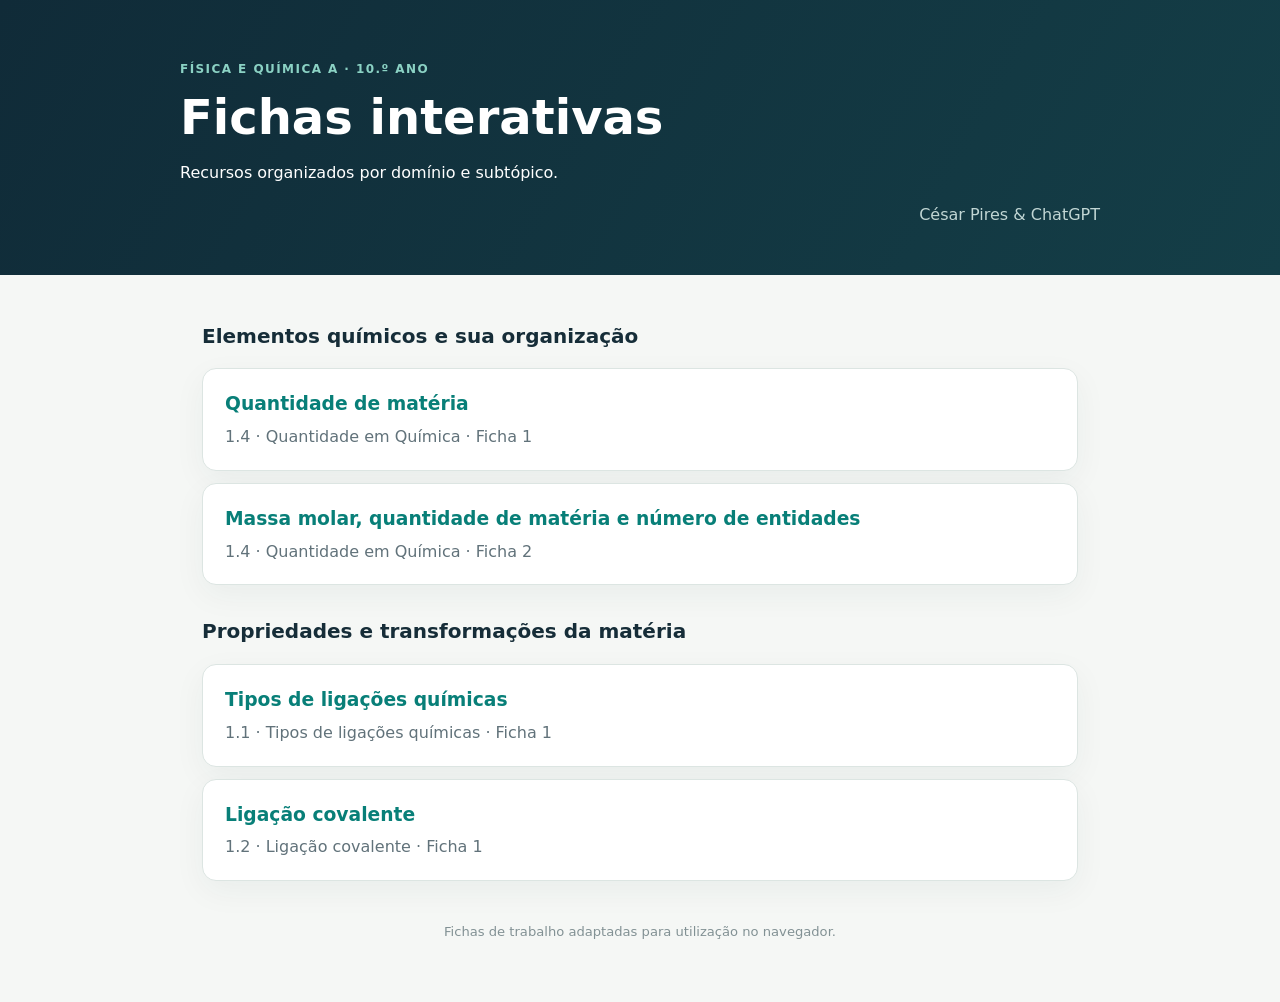
<file: index.html>
<!doctype html>
<html lang="pt-PT">
<head>
<meta charset="utf-8">
<meta name="viewport" content="width=device-width, initial-scale=1">
<meta name="theme-color" content="#102b38">
<title>Fichas interativas · 10.º ano</title>
<style>
:root{--ink:#162d38;--muted:#61727a;--paper:#f5f7f5;--teal:#087f78;--line:#dce5e2}*{box-sizing:border-box}body{margin:0;background:var(--paper);color:var(--ink);font:16px/1.6 system-ui,-apple-system,"Segoe UI",sans-serif}.hero{background:linear-gradient(120deg,#102b38,#143e47);color:#fff;padding:48px 24px}.wrap{max-width:920px;margin:auto}.eyebrow{text-transform:uppercase;letter-spacing:.12em;font-size:.75rem;color:#8bd2c4;font-weight:700}h1{font-size:clamp(2rem,5vw,3rem);line-height:1.1;margin:.3rem 0}.hero p:last-child:not(.author-signature){color:#c1d6d4}.author-signature{margin:1rem 0 0;text-align:right;font-size:1rem;font-weight:400;letter-spacing:normal;color:#c1d6d4}main{max-width:920px;margin:auto;padding:28px 22px 60px}.domain{margin:0 0 30px}h2{font-size:1.25rem}.card{display:block;background:white;border:1px solid var(--line);border-radius:14px;padding:20px 22px;margin:12px 0;color:inherit;text-decoration:none;box-shadow:0 10px 32px #16343c0d}.card:hover,.card:focus-visible{border-color:#7bbab0;outline:3px solid #087f7826}.card h3{margin:0;color:var(--teal)}.card p{margin:5px 0 0;color:var(--muted)}footer{text-align:center;color:#829194;font-size:.82rem;margin-top:40px}
</style>
</head>
<body>
<header class="hero"><div class="wrap"><p class="eyebrow">Física e Química A · 10.º ano</p><h1>Fichas interativas</h1><p>Recursos organizados por domínio e subtópico.</p><p class="author-signature">César Pires &amp; ChatGPT</p></div></header>
<main>
<section class="domain" aria-labelledby="dominio-elementos"><h2 id="dominio-elementos">Elementos químicos e sua organização</h2><a class="card" href="10ano/elementos-quimicos-e-sua-organizacao/1-4-quantidade-em-quimica/ficha-1/"><h3>Quantidade de matéria</h3><p>1.4 · Quantidade em Química · Ficha 1</p></a><a class="card" href="10ano/elementos-quimicos-e-sua-organizacao/1-4-quantidade-em-quimica/ficha-2/"><h3>Massa molar, quantidade de matéria e número de entidades</h3><p>1.4 · Quantidade em Química · Ficha 2</p></a></section>
<section class="domain" aria-labelledby="dominio-materia"><h2 id="dominio-materia">Propriedades e transformações da matéria</h2><a class="card" href="10ano/propriedades-e-transformacoes-da-materia/1-1-tipos-de-ligacoes-quimicas/ficha-1/"><h3>Tipos de ligações químicas</h3><p>1.1 · Tipos de ligações químicas · Ficha 1</p></a><a class="card" href="10ano/propriedades-e-transformacoes-da-materia/1-2-ligacao-covalente/ficha-1/"><h3>Ligação covalente</h3><p>1.2 · Ligação covalente · Ficha 1</p></a></section>
<footer>Fichas de trabalho adaptadas para utilização no navegador.</footer>
</main>
</body>
</html>
</file>
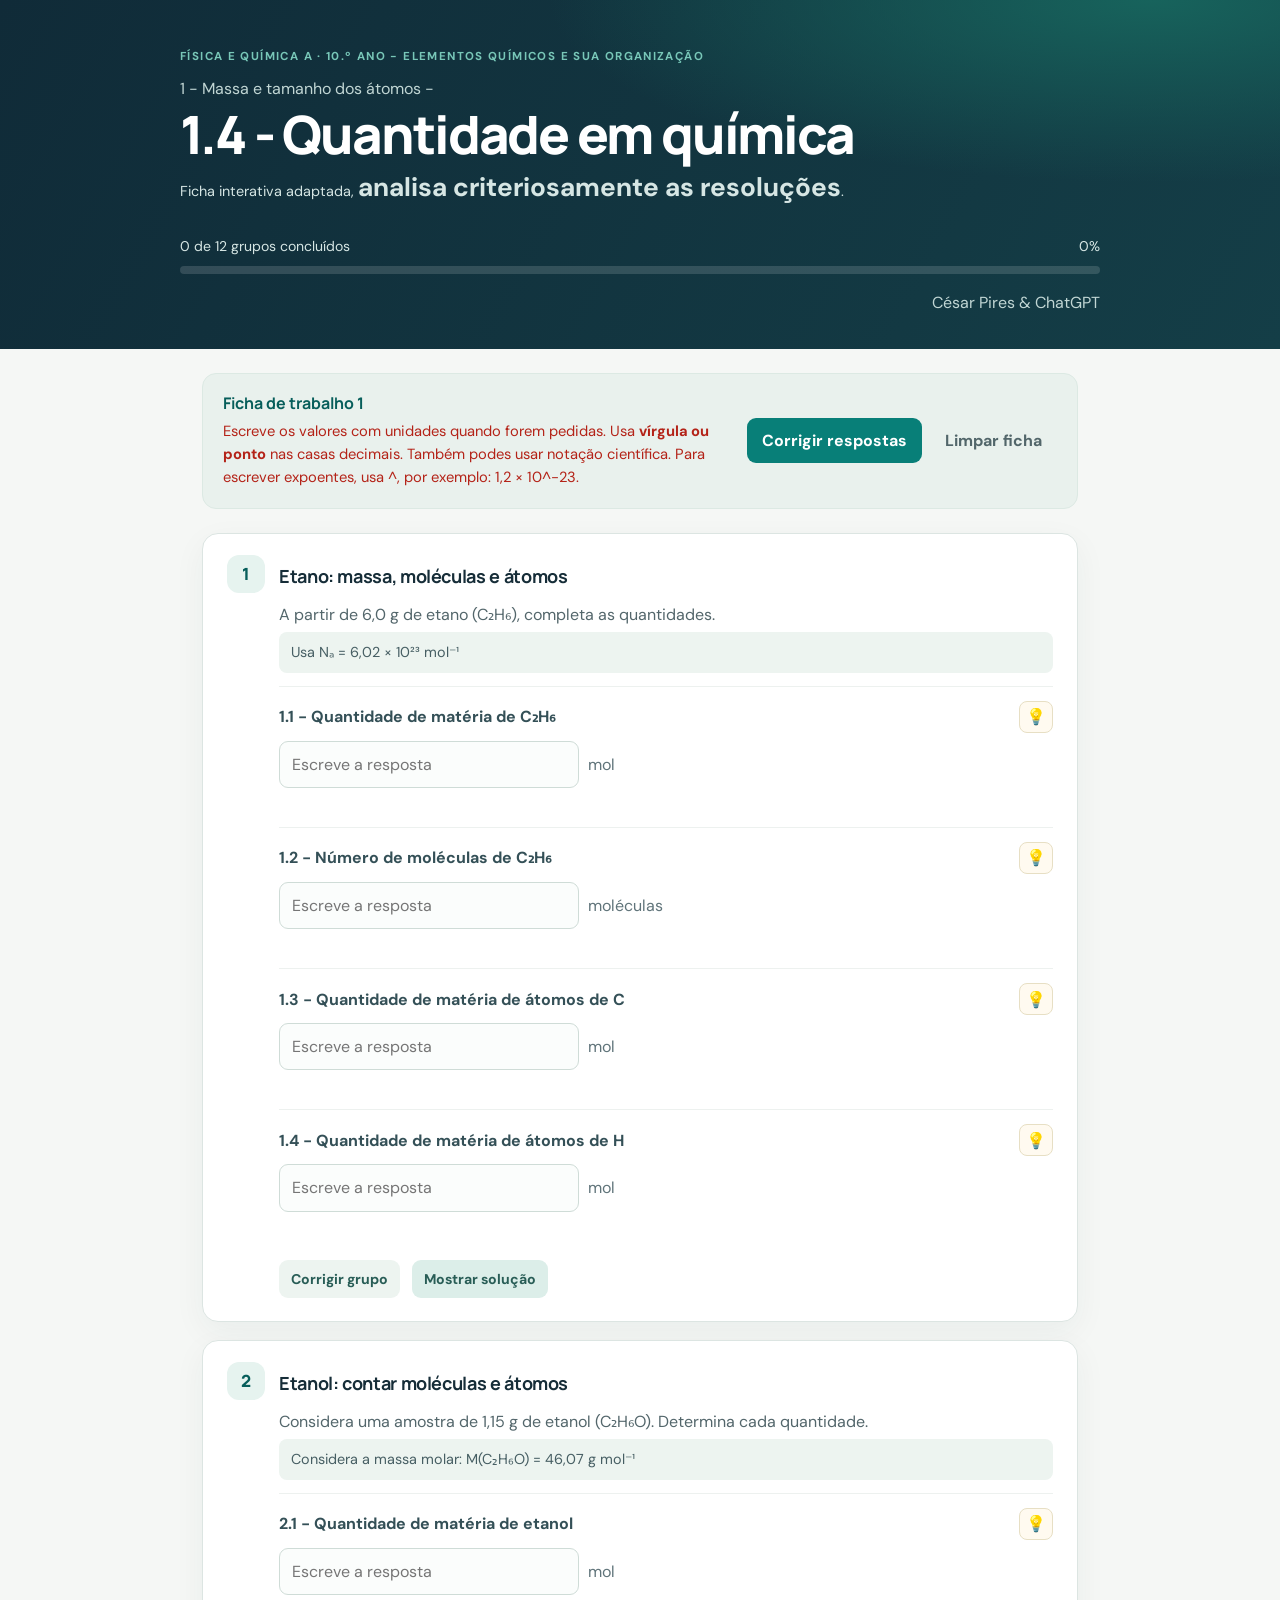
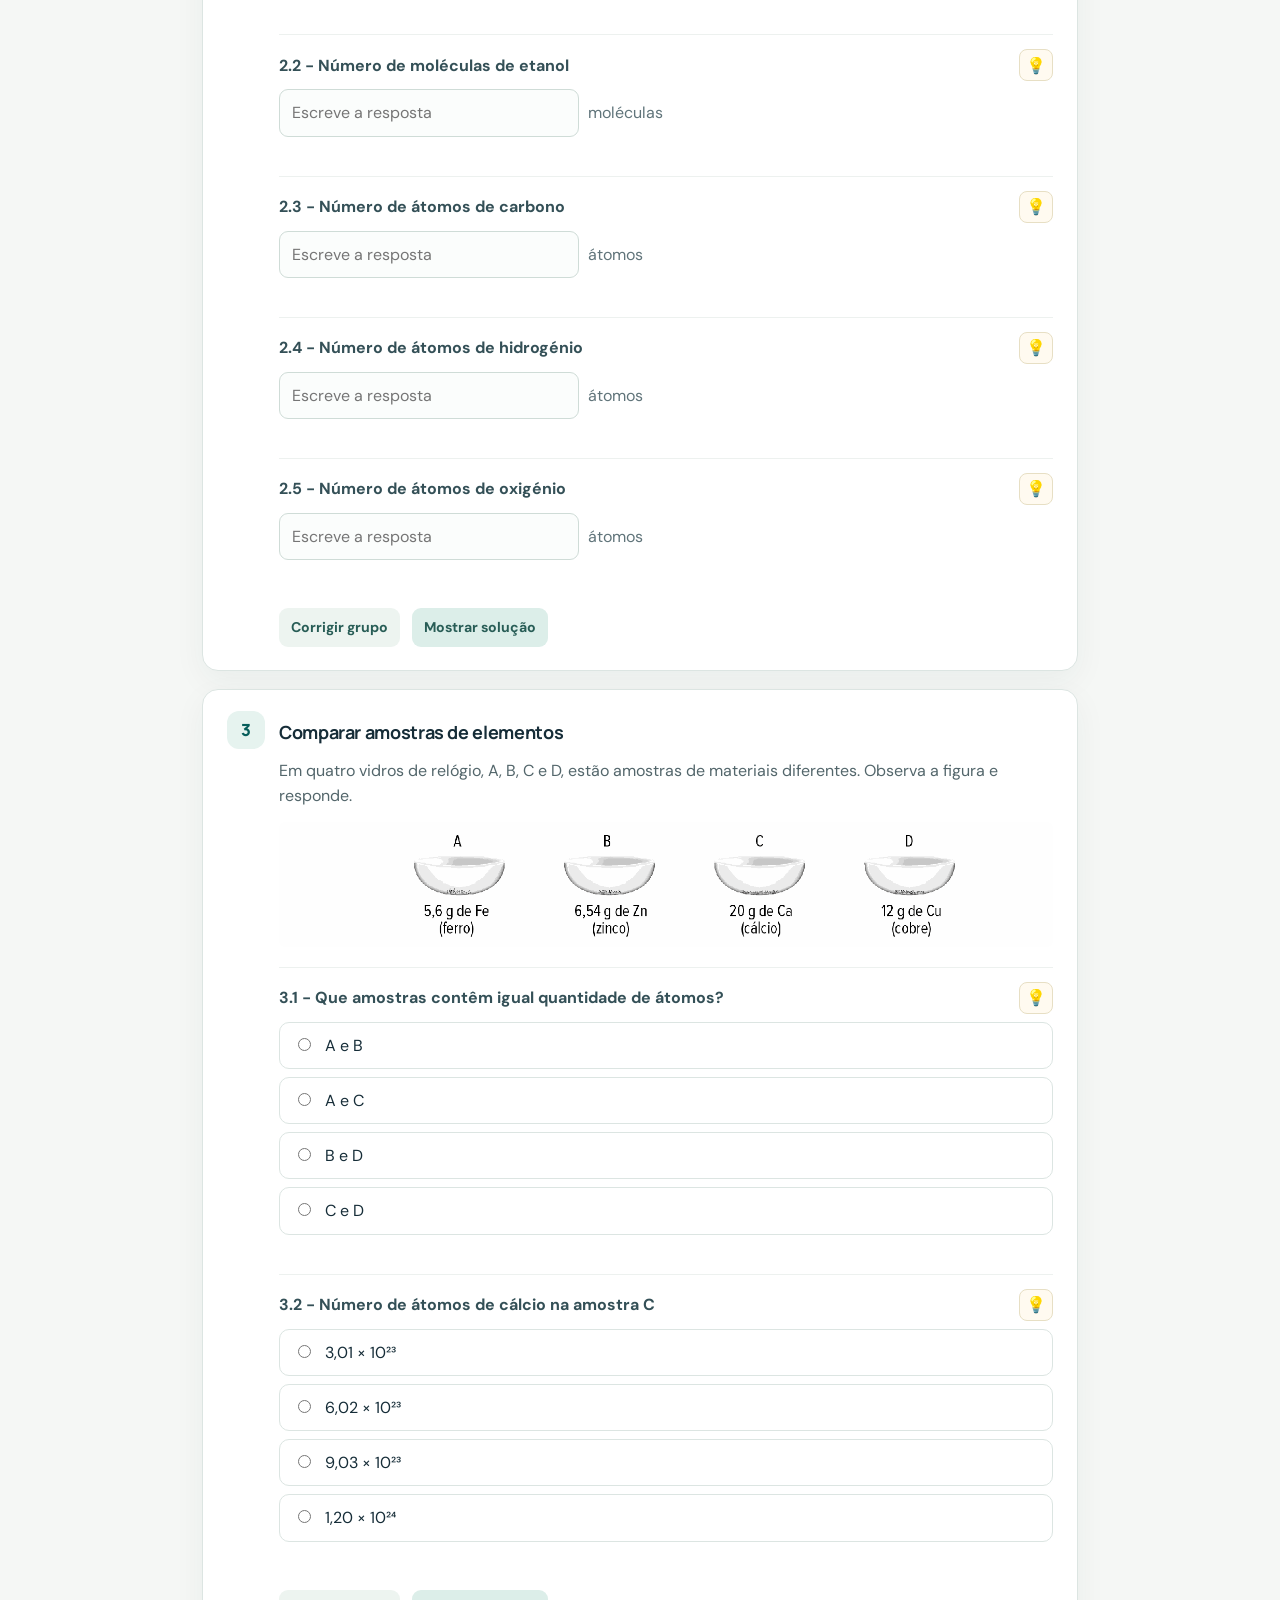
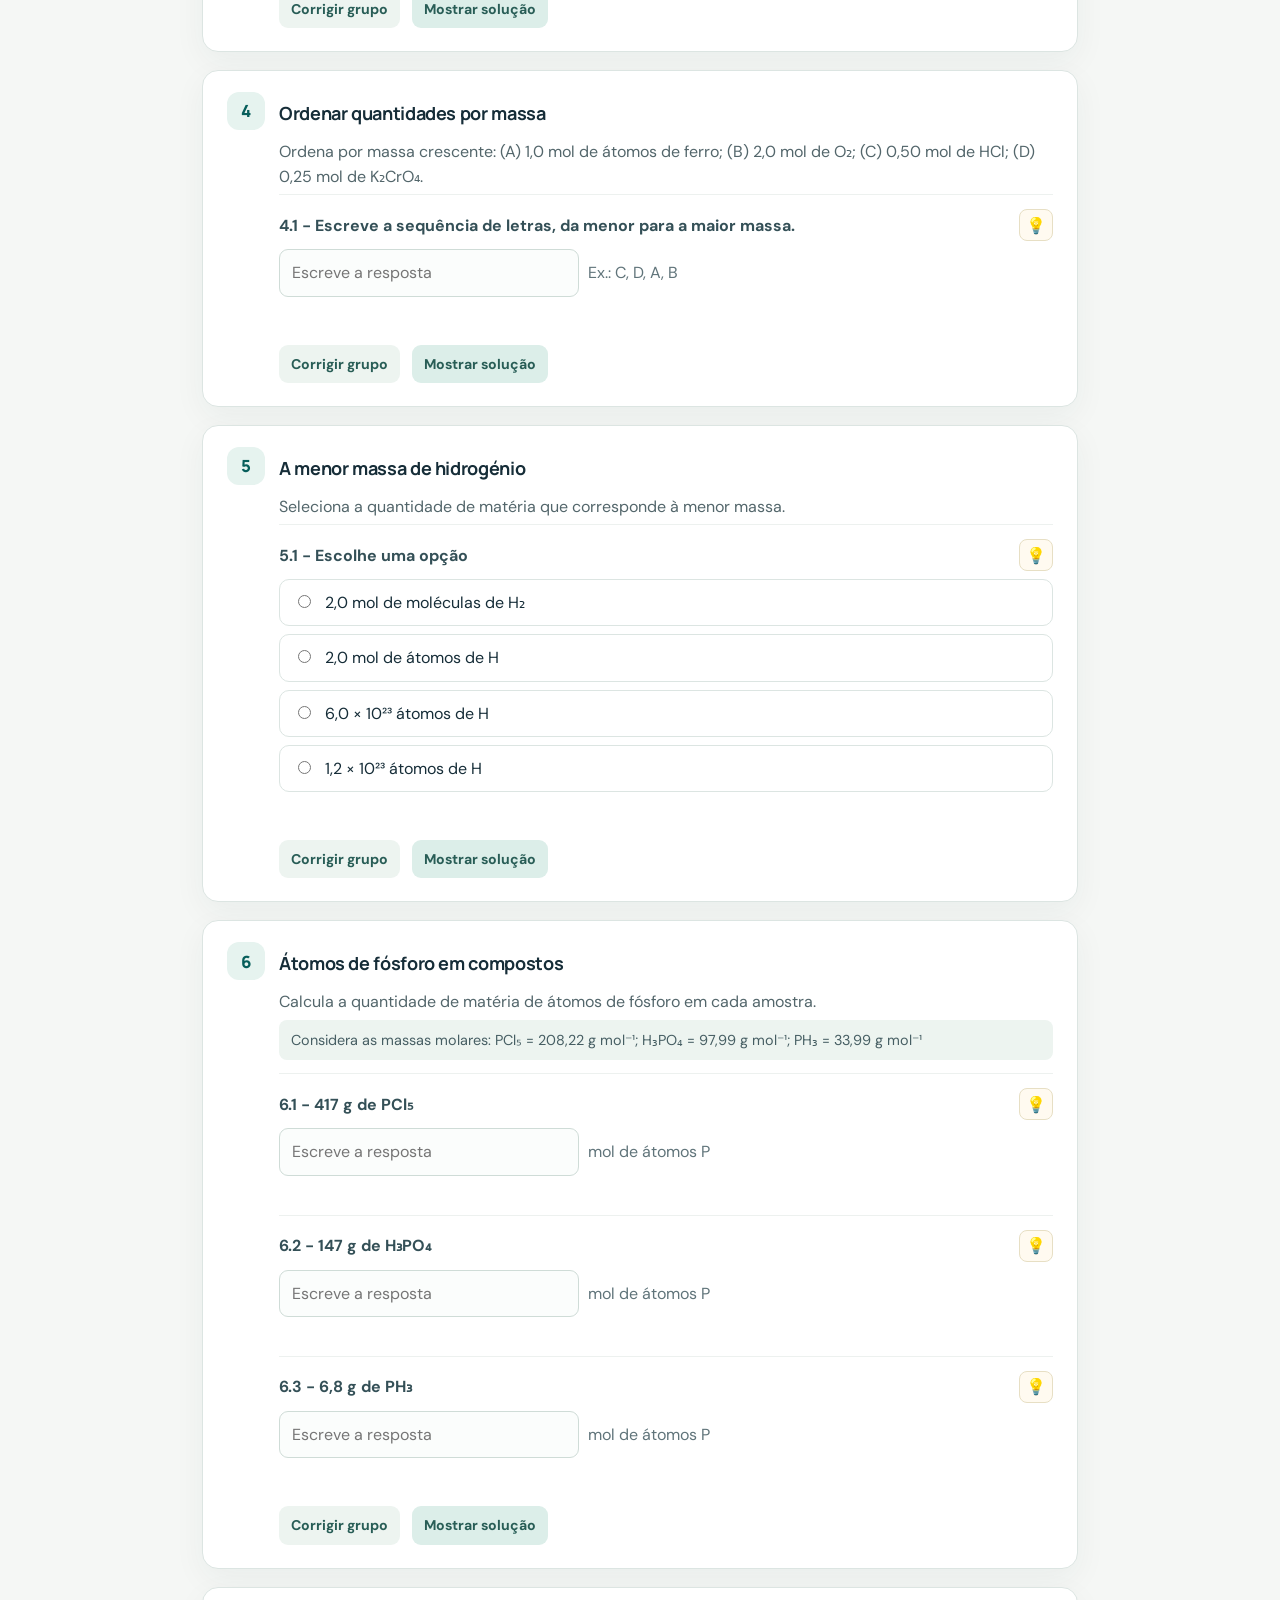
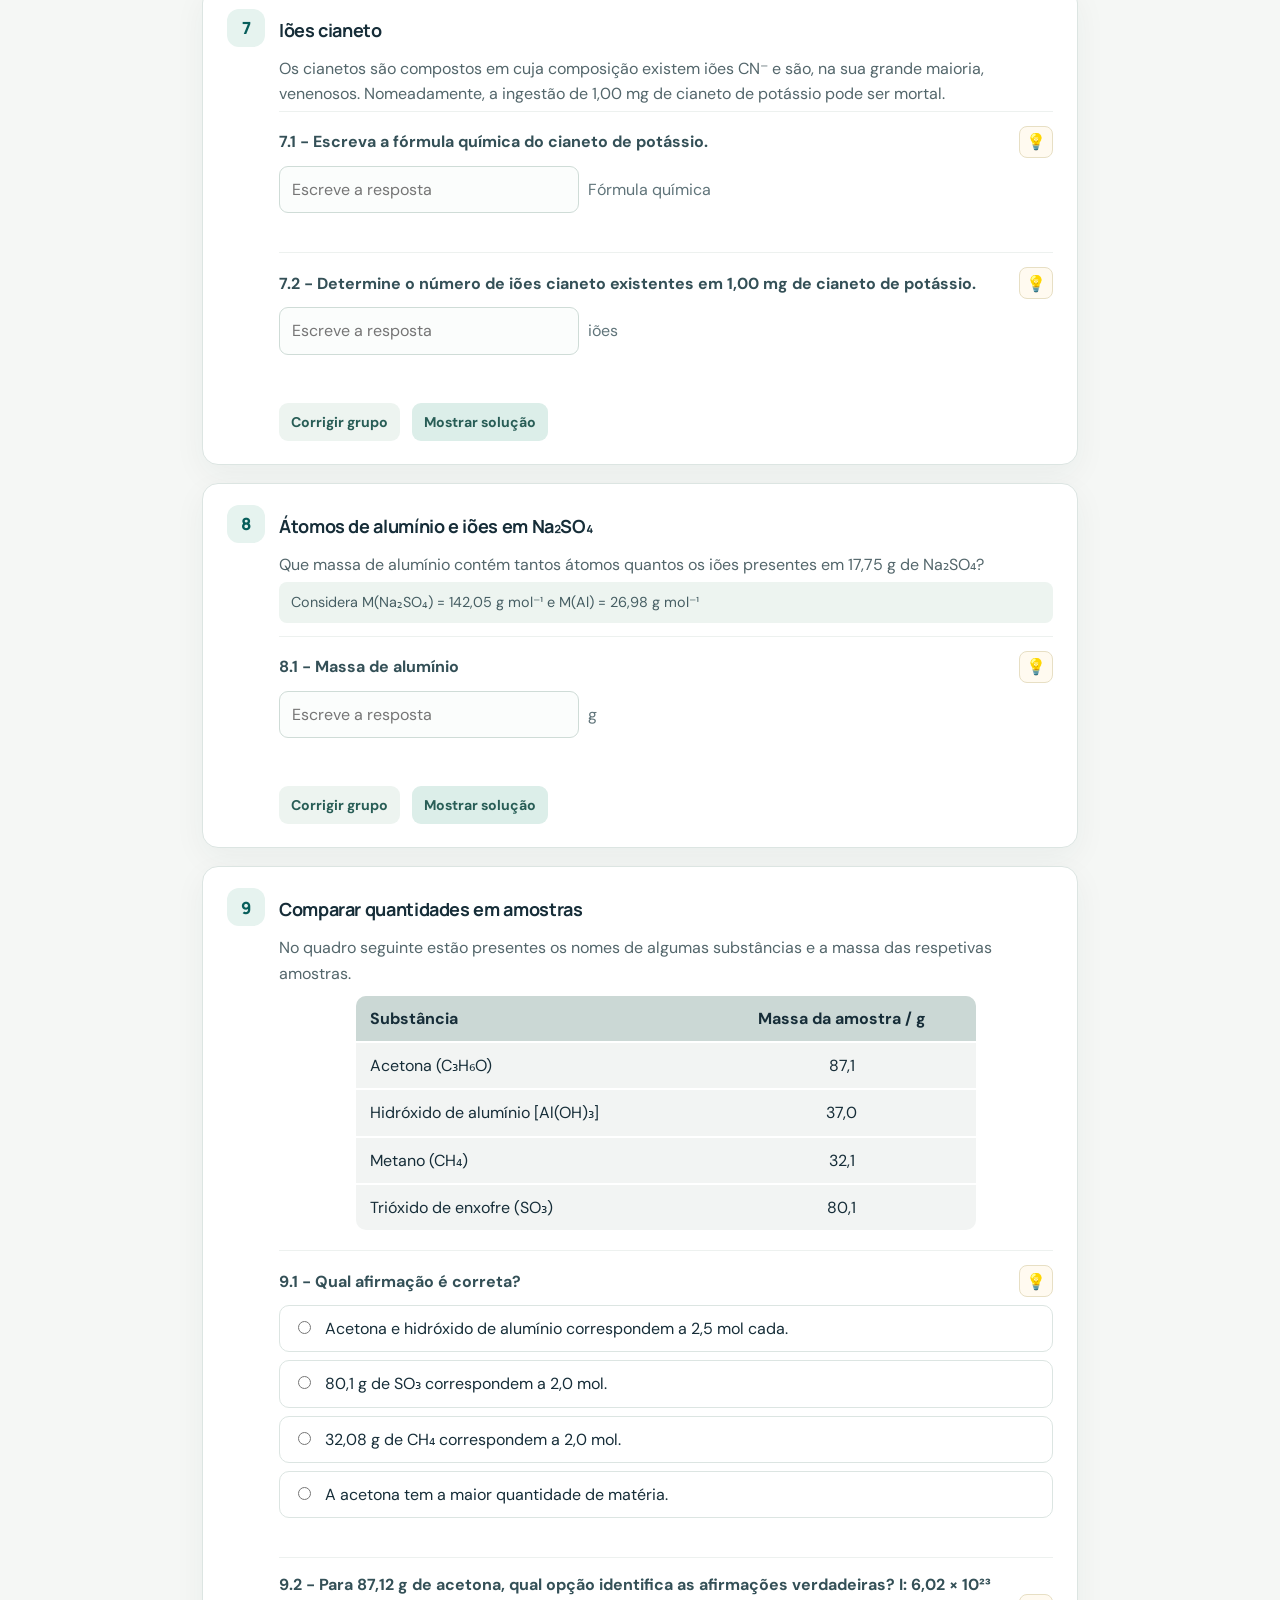
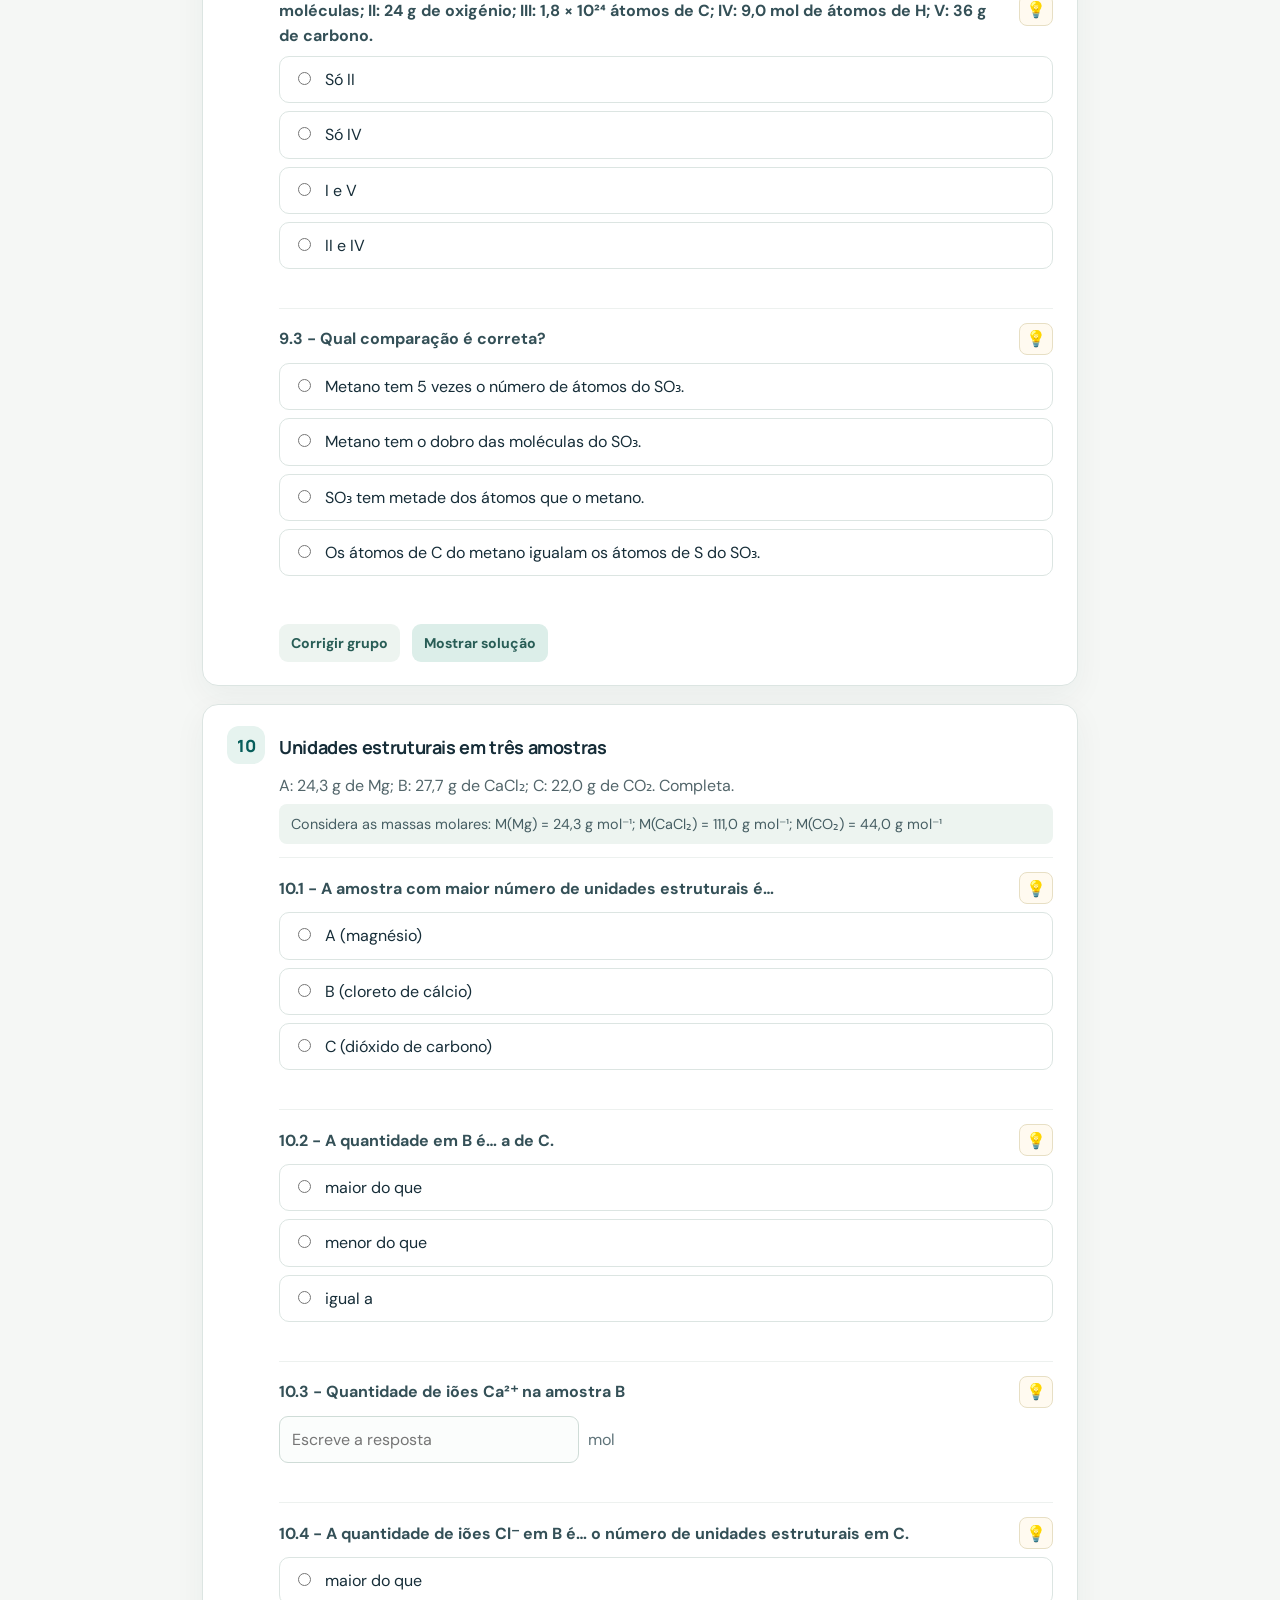
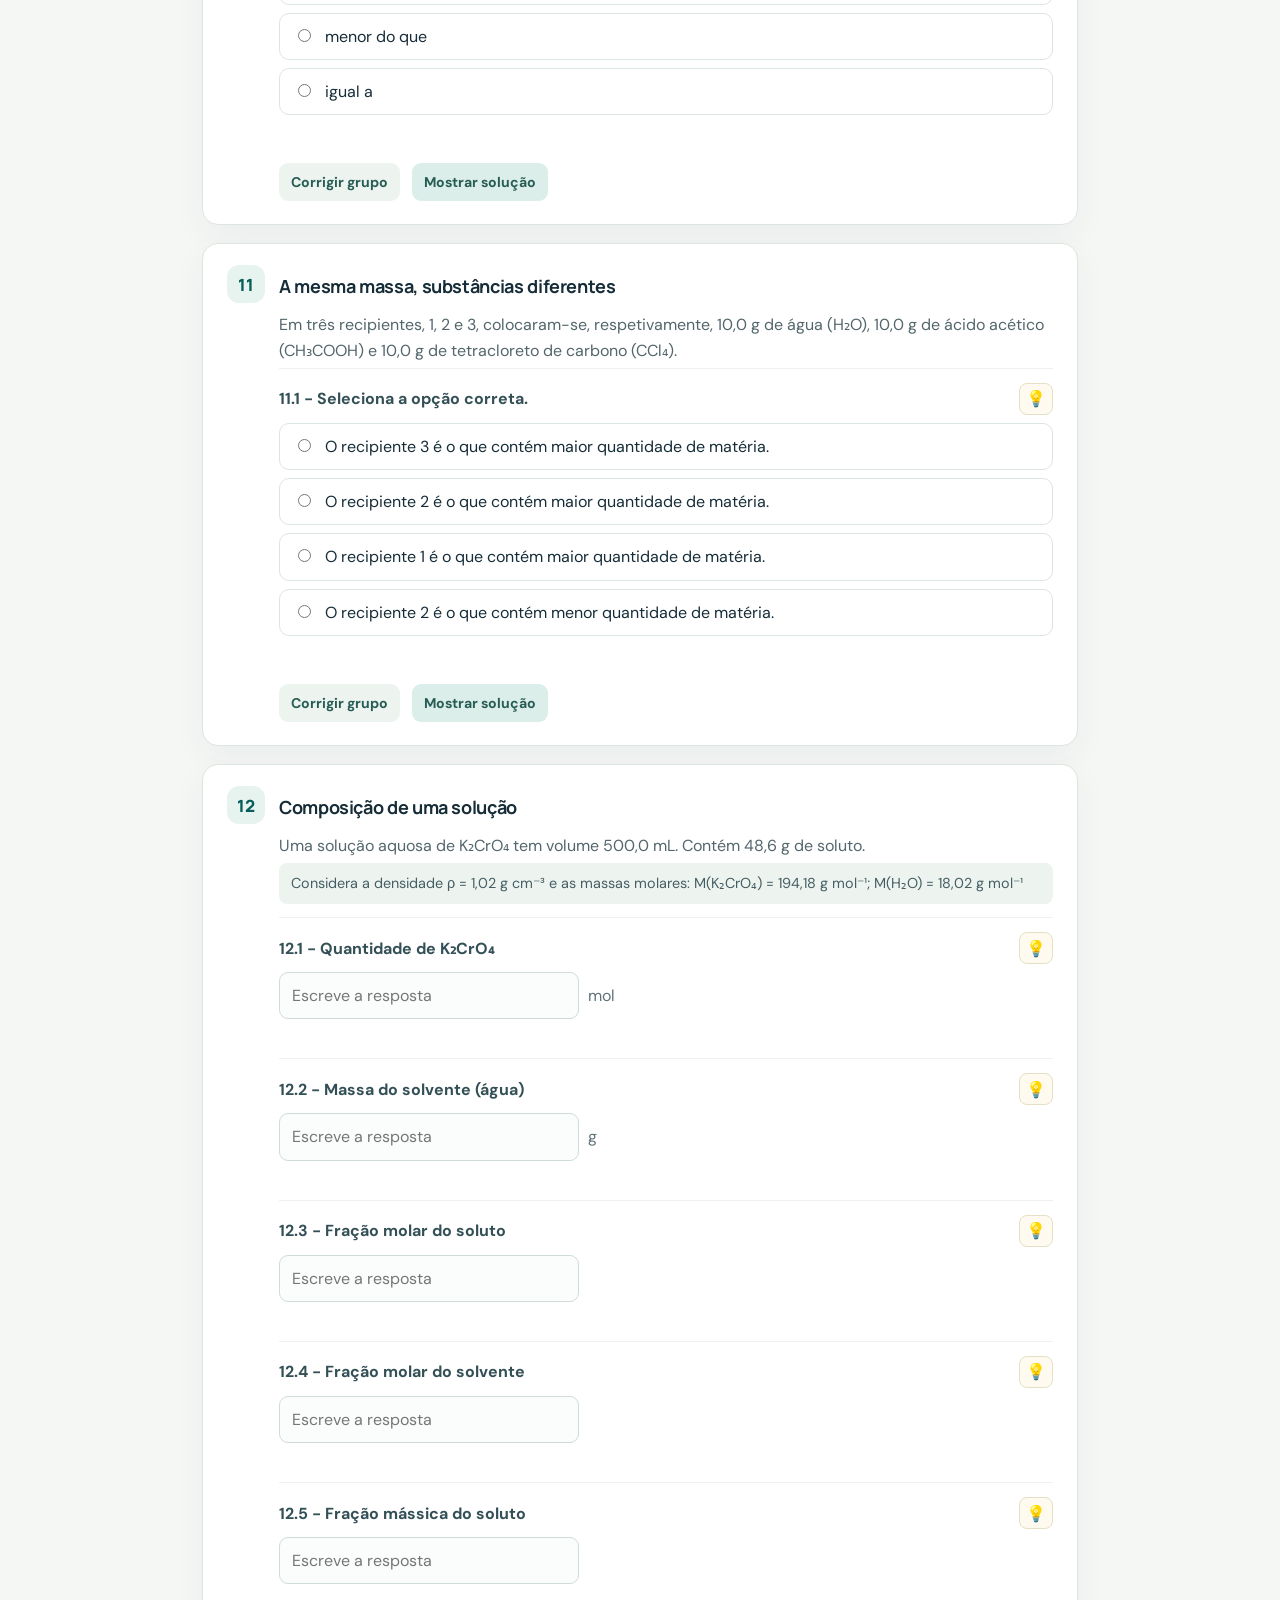
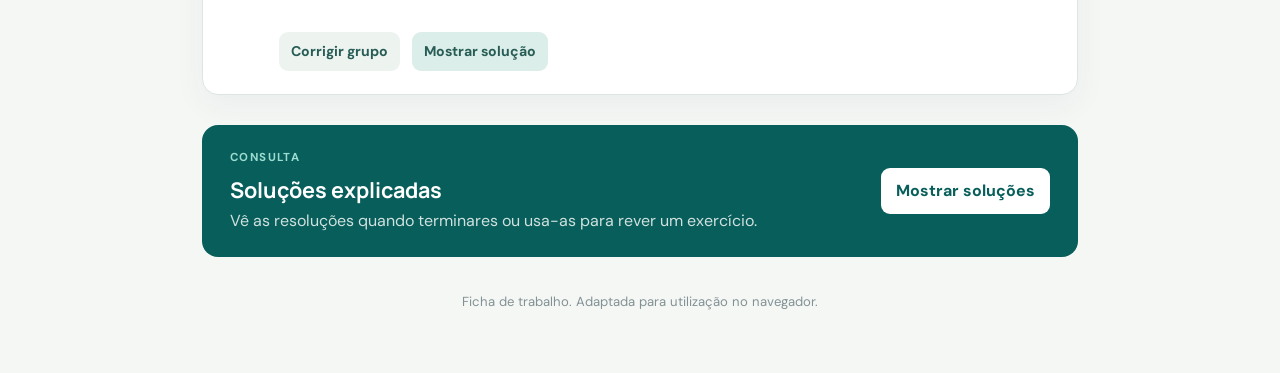
<file: 10ano/elementos-quimicos-e-sua-organizacao/1-4-quantidade-em-quimica/ficha-1/index.html>
<!doctype html>
<html lang="pt-PT">
<head>
  <meta charset="utf-8">
  <meta name="viewport" content="width=device-width, initial-scale=1">
  <meta name="theme-color" content="#102b38">
  <title>Quantidade de matéria | Ficha interativa</title>
  <link rel="stylesheet" href="style.css?v=20261119-6">
  <script src="app.js?v=20261119-4" defer></script>
</head>
<body>
  <header class="hero">
    <div class="hero-inner">
      <p class="eyebrow">Física e Química A · 10.º ano - Elementos químicos e sua organização</p>
      <div class="topic-line"><span class="topic-prefix">1 - Massa e tamanho dos átomos - </span><h1>1.4 - Quantidade em química</h1></div>
      <p class="subtitle-note">Ficha interativa adaptada, <strong class="resolution-emphasis">analisa criteriosamente as resoluções</strong>.</p>
      <div class="progress-row"><span id="progress-label">0 de 12 grupos concluídos</span><span id="progress-percent">0%</span></div>
      <div class="progress-track"><div id="progress-bar"></div></div>
      <p class="author-signature">César Pires &amp; ChatGPT</p>
    </div>
  </header>
  <main>
    <section class="toolbar" aria-label="Controlos da ficha">
      <div class="toolbar-copy"><h2>Ficha de trabalho 1</h2><p>Escreve os valores com unidades quando forem pedidas. Usa <strong>vírgula ou ponto</strong> nas casas decimais. Também podes usar notação científica. Para escrever expoentes, usa ^, por exemplo: 1,2 × 10^-23.</p></div>
      <div class="toolbar-actions"><button id="check-all" class="button primary">Corrigir respostas</button><button id="reset" class="button quiet">Limpar ficha</button></div>
    </section>
    <div id="questions"></div>
    <section class="finish-card">
      <div><p class="eyebrow">Consulta</p><h2>Soluções explicadas</h2><p>Vê as resoluções quando terminares ou usa-as para rever um exercício.</p></div>
      <button id="toggle-solutions" class="button light">Mostrar soluções</button>
    </section>
    <section id="solutions" class="solutions hidden" aria-label="Soluções explicadas"></section>
    <footer>Ficha de trabalho. Adaptada para utilização no navegador.</footer>
  </main>
</body>
</html>
</file>
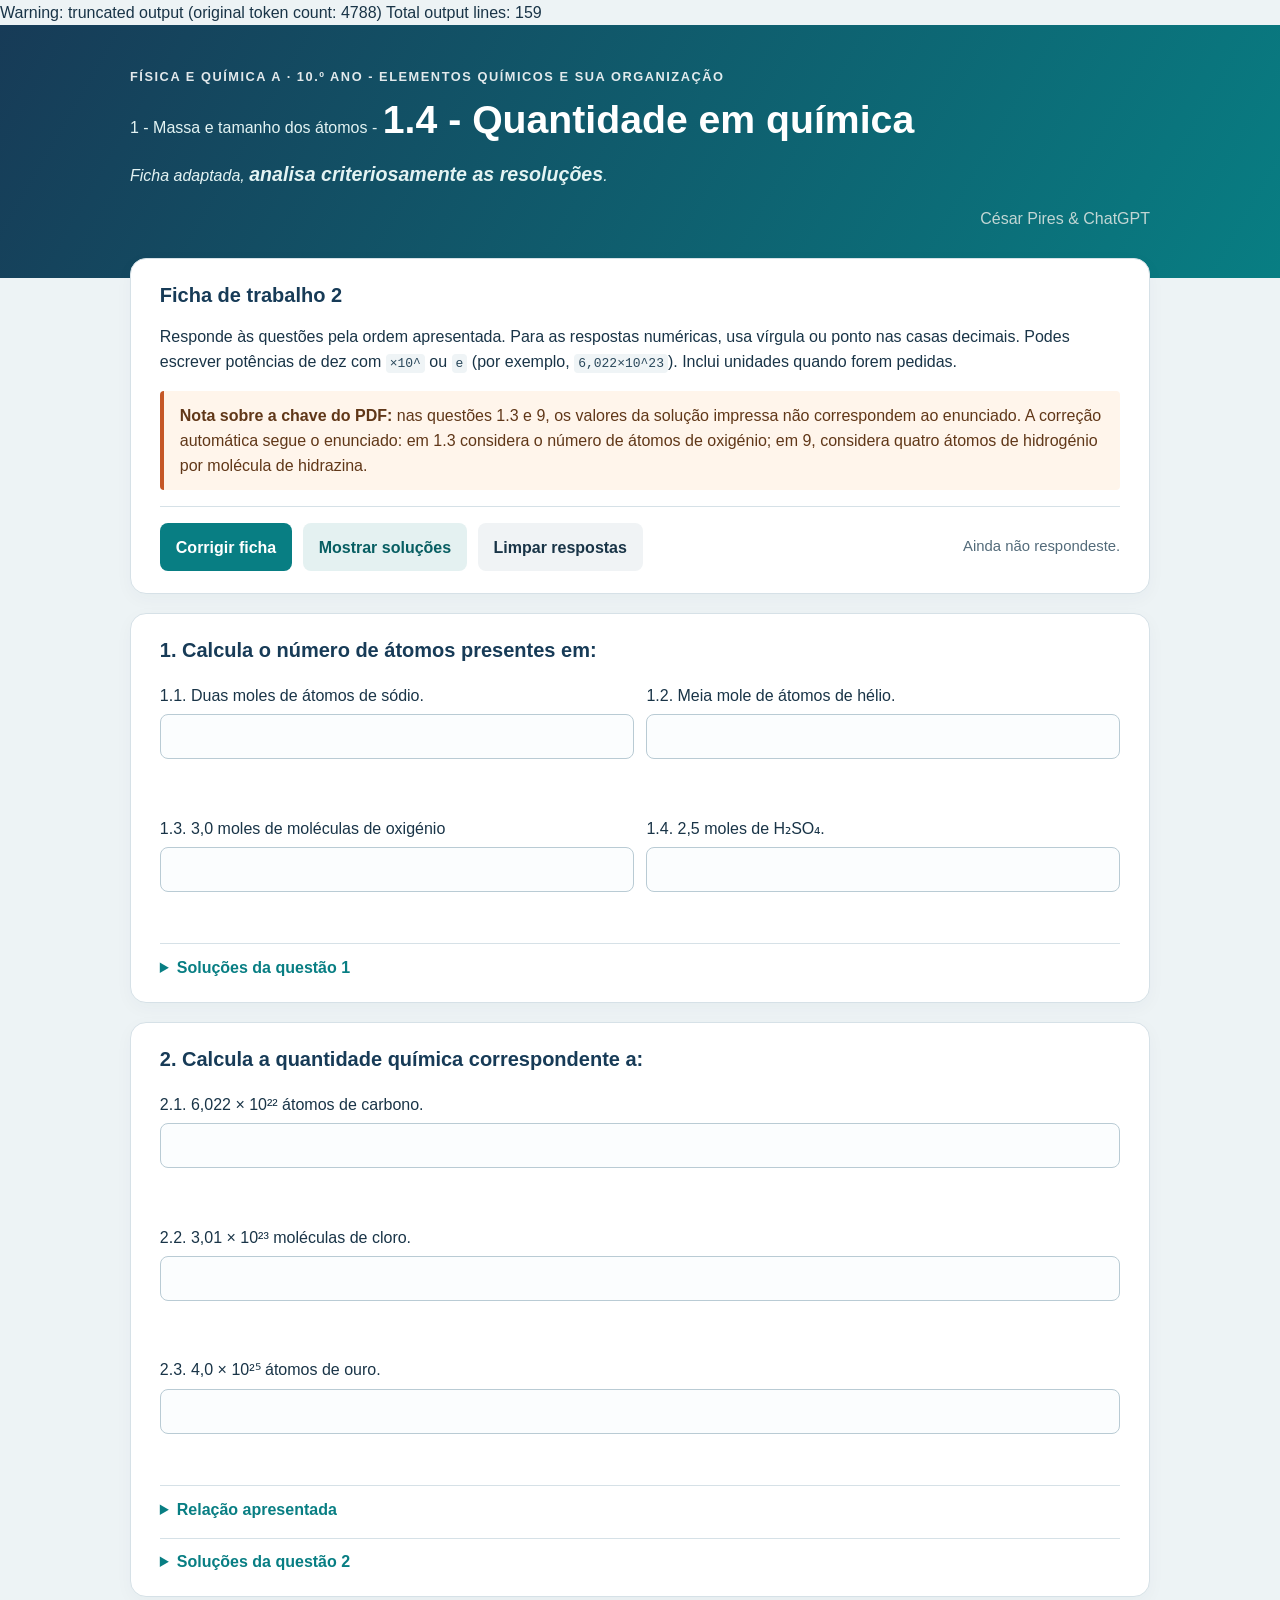
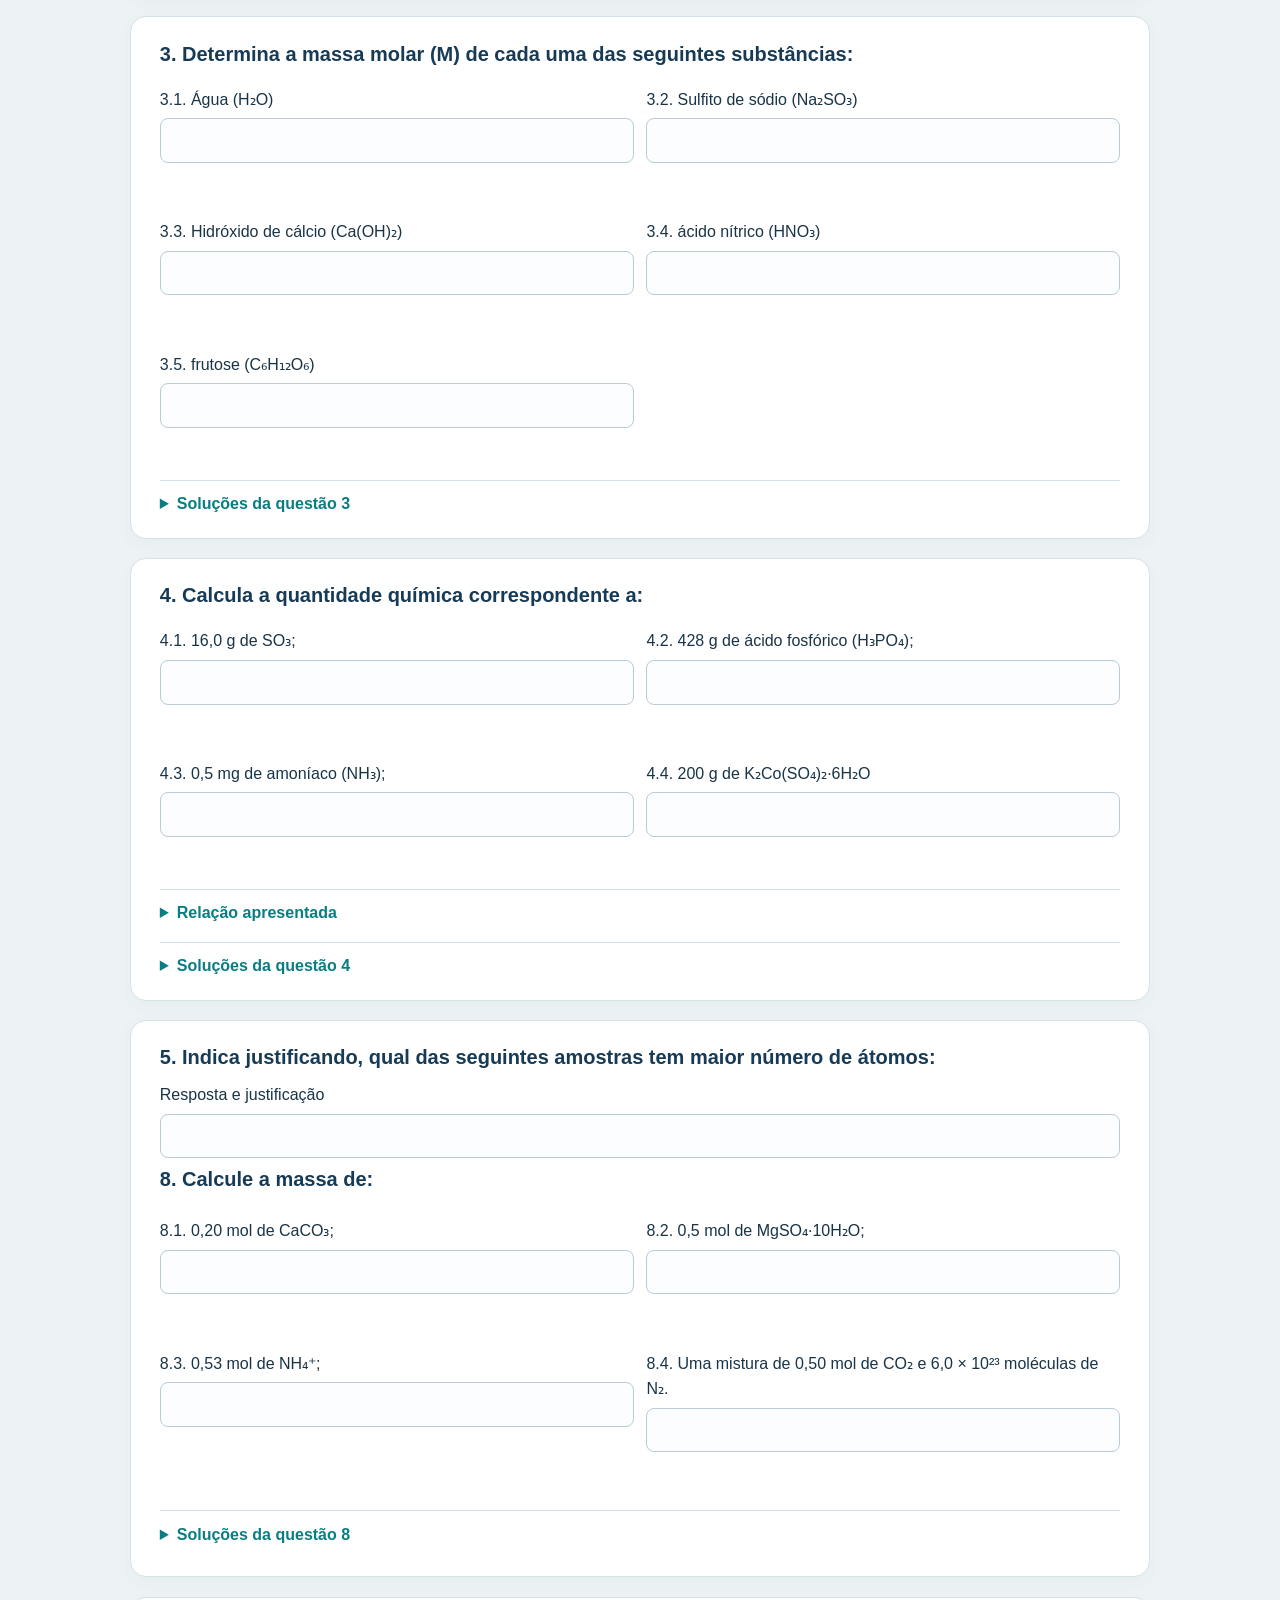
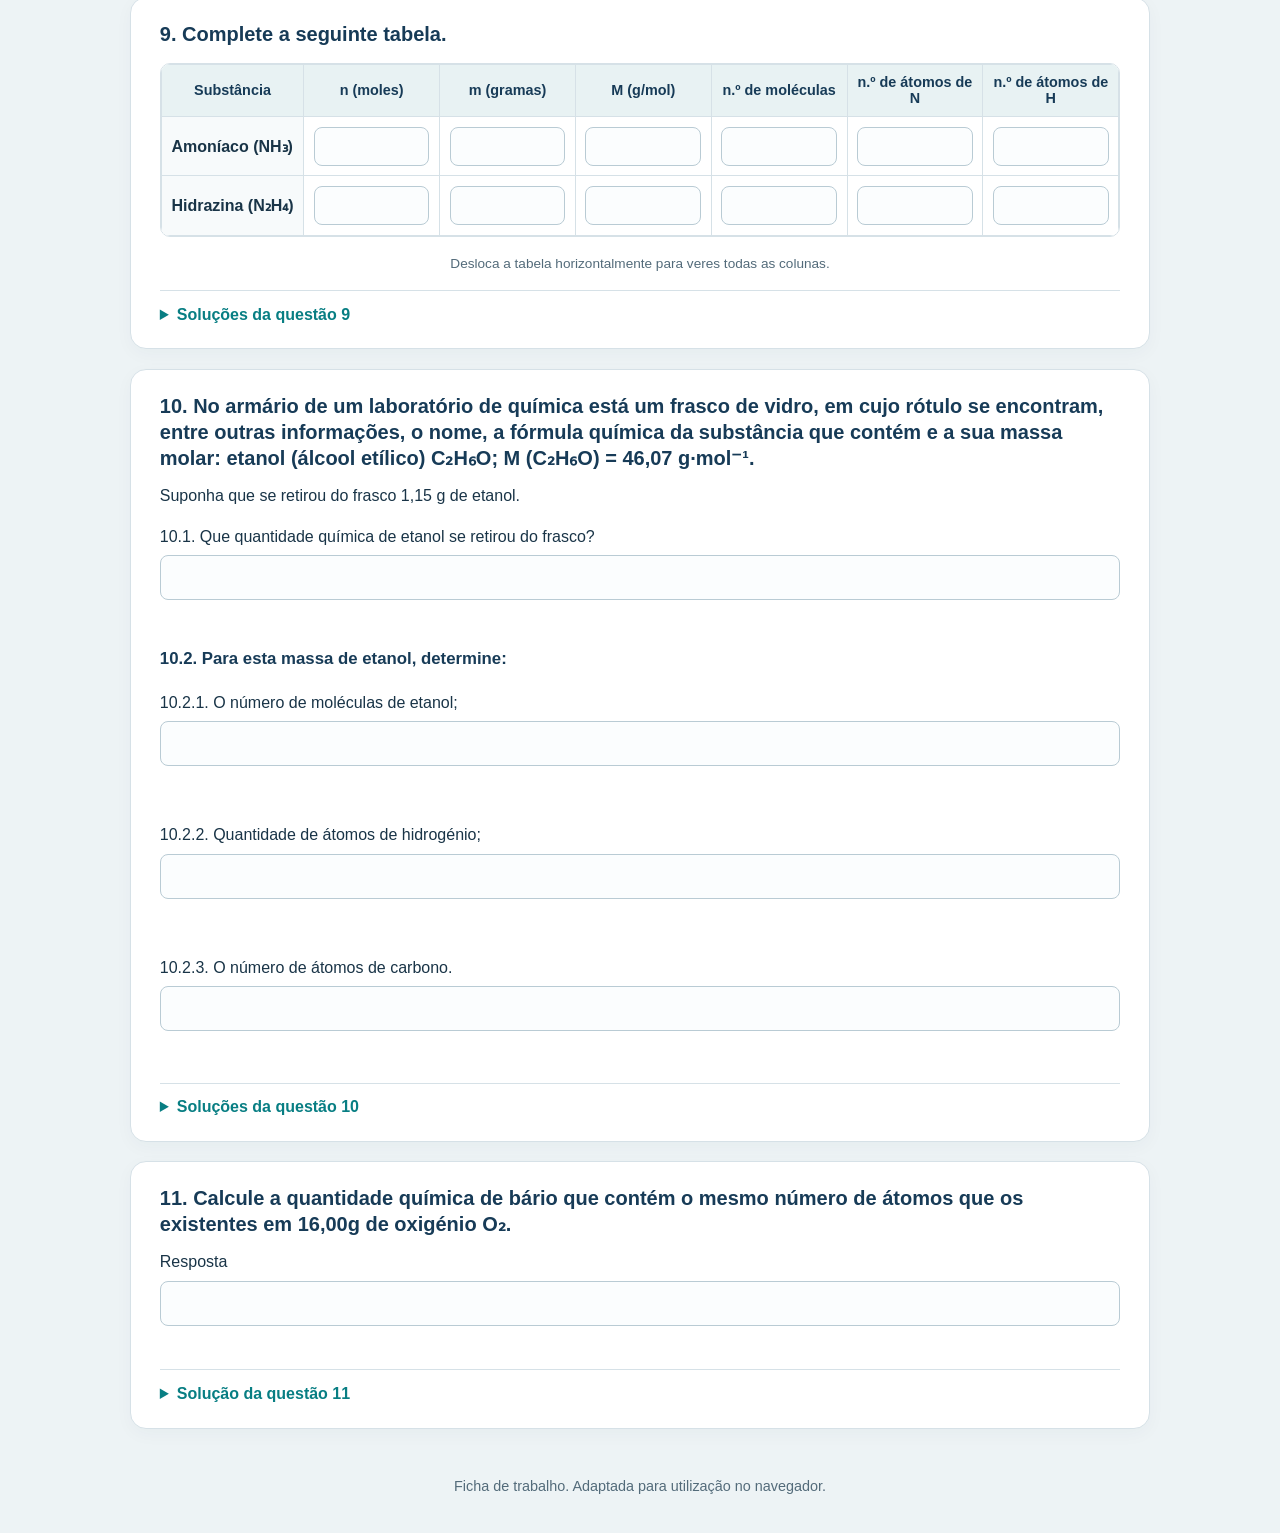
<file: 10ano/elementos-quimicos-e-sua-organizacao/1-4-quantidade-em-quimica/ficha-2/index.html>
Warning: truncated output (original token count: 4788)
Total output lines: 159

<!doctype html>
<html lang="pt-PT">
<head>
  <meta charset="utf-8">
  <meta name="viewport" content="width=device-width, initial-scale=1">
  <meta name="theme-color" content="#173b57">
  <meta name="description" content="Ficha interativa de massa molar, quantidade de matéria e número de entidades.">
  <title>Massa molar, quantidade de matéria e número de entidades · ficha interativa</title>
  <link rel="stylesheet" href="style.css?v=20261119-2">
  <script src="app.js" defer></script>
</head>
<body>
  <header class="site-header">
    <div class="header-inner">
      <p class="eyebrow">Física e Química A · 10.º ano - Elementos químicos e sua organização</p>
      <div class="topic-line"><span class="topic-prefix">1 - Massa e tamanho dos átomos - </span><h1>1.4 - Quantidade em química</h1></div>
      <p class="adapted">Ficha adaptada, <strong class="resolution-emphasis">analisa criteriosamente as resoluções</strong>.</p>
      <p class="author-signature">César Pires &amp; ChatGPT</p>
    </div>
  </header>

  <main>
    <section class="instructions" aria-labelledby="instructions-title">
      <h2 id="instructions-title">Ficha de trabalho 2</h2>
      <p>Responde às questões pela ordem apresentada. Para as respostas numéricas, usa vírgula ou ponto nas casas decimais. Podes escrever potências de dez com <code>×10^</code> ou <code>e</code> (por exemplo, <code>6,022×10^23</code>). Inclui unidades quando forem pedidas.</p>
      <p class="source-note"><strong>Nota sobre a chave do PDF:</strong> nas questões 1.3 e 9, os valores da solução impressa não correspondem ao enunciado. A correção automática segue o enunciado: em 1.3 considera o número de átomos de oxigénio; em 9, considera quatro átomos de hidrogénio por molécula de hidrazina.</p>
      <div class="toolbar">
        <button type="button" id="check-all" class="primary">Corrigir ficha</button>
        <button type="button" id="show-solutions" class="secondary">Mostrar soluções</button>
        <button type="button" id="reset-all" class="quiet">Limpar respostas</button>
        <p id="overall-status" class="overall-status" aria-live="polite">Ainda não respondeste.</p>
      </div>
    </section>

    <form id="worksheet" novalidate>
      <section class="exercise" aria-labelledby="q1-title">
        <h2 id="q1-title">1. Calcula o número de átomos presentes em:</h2>
        <div class="grid two">
          <label class="answer-item"><span>1.1. Duas moles de átomos de sódio.</span><input data-answer="q1-1" aria-label="Resposta à questão 1.1" autocomplete="off"><span class="feedback" aria-live="polite"></span></label>
          <label class="answer-item"><span>1.2. Meia mole de átomos de hélio.</span><input data-answer="q1-2" aria-label="Resposta à questão 1.2" autocomplete="off"><span class="feedback" aria-live="polite"></span></label>
          <label class="answer-item"><span>1.3. 3,0 moles de moléculas de oxigénio</span><input data-answer="q1-3" aria-label="Resposta à questão 1.3" autocomplete="off"><span class="feedback" aria-live="polite"></span></label>
          <label class="answer-item"><span>1.4. 2,5 moles de H₂SO₄.</span><input data-answer="q1-4" aria-label="Resposta à questão 1.4" autocomplete="off"><span class="feedback" aria-live="polite"></span></label>
        </div>
        <details class="solution"><summary>Soluções da questão 1</summary><p>1.1. 1,20 × 10²⁴; 1.2. 3,011 × 10²³; 1.3. 3,613 × 10²⁴; 1.4. 1,054 × 10²⁵.</p><p class="discrepancy">Em 1.3, a solução do PDF apresenta 3,011 × 10²³, valor que não corresponde ao número de átomos em 3,0 mol de moléculas O₂.</p></details>
      </section>

      <section class="exercise" aria-labelledby="q2-title">
        <h2 id="q2-title">2. Calcula a quantidade química correspondente a:</h2>
        <div class="grid">
          <label class="answer-item"><span>2.1. 6,022 × 10²² átomos de carbono.</span><input data-answer="q2-1" aria-label="Resposta à questão 2.1" autocomplete="off"><span class="feedback" aria-live="polite"></span></label>
          <label class="answer-item"><span>2.2. 3,01 × 10²³ moléculas de cloro.</span><input data-answer="q2-2" aria-label="Resposta à questão 2.2" autocomplete="off"><span class="feedback" aria-live="polite"></span></label>
          <label class="answer-item"><span>2.3. 4,0 × 10²⁵ átomos de ouro.</span><input data-answer="q2-3" aria-label="Resposta à questão 2.3" autocomplete="off"><span class="feedback" aria-live="polite"></span></label>
        </div>
        <details class="formula"><summary>Relação apresentada</summary><p>n = N / N<sub>A</sub></p></details>
        <details class="solution"><summary>Soluções da questão 2</summary><p>2.1. 0,1 mol; 2.2. 0,5 mol; 2.3. 66,42 mol.</p></details>
      </section>

      <section class="exercise" aria-labelledby="q3-title">
        <h2 id="q3-title">3. Determina a massa molar (M) de cada uma das seguintes substâncias:</h2>
        <div class="grid two">
          <label class="answer-item"><span>3.1. Água (H₂O)</span><input data-answer="q3-1" aria-label="Resposta à questão 3.1" autocomplete="off"><span class="feedback" aria-live="polite"></span></label>
          <label class="answer-item"><span>3.2. Sulfito de sódio (Na₂SO₃)</span><input data-answer="q3-2" aria-label="Resposta à questão 3.2" autocomplete="off"><span class="feedback" aria-live="polite"></span></label>
          <label class="answer-item"><span>3.3. Hidróxido de cálcio (Ca(OH)₂)</span><input data-answer="q3-3" aria-label="Resposta à questão 3.3" autocomplete="off"><span class="feedback" aria-live="polite"></span></label>
          <label class="answer-item"><span>3.4. ácido nítrico (HNO₃)</span><input data-answer="q3-4" aria-label="Resposta à questão 3.4" autocomplete="off"><span class="feedback" aria-live="polite"></span></label>
          <label class="answer-item"><span>3.5. frutose (C₆H₁₂O₆)</span><input data-answer="q3-5" aria-label="Resposta à questão 3.5" autocomplete="off"><span class="feedback" aria-live="polite"></span></label>
        </div>
        <details class="solution"><summary>Soluções da questão 3</summary><p>3.1. 18,02 g/mol; 3.2. 126,05 g/mol; 3.3. 74,10 g/mol; 3.4. 63,0 g/mol; 3.5. 180,18 g/mol.</p></details>
      </section>

      <section class="exercise" aria-labelledby="q4-title">
        <h2 id="q4-title">4. Calcula a quantidade química correspondente a:</h2>
        <div class="grid two">
          <label class="answer-item"><span>4.1. 16,0 g de SO₃;</span><input data-answer="q4-1" aria-label="Resposta à questão 4.1" autocomplete="off"><span class="feedback" aria-live="polite"></span></label>
          <label class="answer-item"><span>4.2. 428 g de ácido fosfórico (H₃PO₄);</span><input data-answer="q4-2" aria-label="Resposta à questão 4.2" autocomplete="off"><span class="feedback" aria-live="polite"></span></label>
          <label class="answer-item"><span>4.3. 0,5 mg de amoníaco (NH₃);</span><input data-answer="q4-3" aria-label="Resposta à questão 4.3" autocomplete="off"><span class="feedback" aria-live="polite"></span></label>
          <label class="answer-item"><span>4.4. 200 g de K₂Co(SO₄)₂·6H₂O</span><input data-answer="q4-4" aria-label="Resposta à questão 4.4" autocomplete="off"><span class="feedback" aria-live="polite"></span></label>
        </div>
        <details class="formula"><summary>Relação apresentada</summary><p>n = m / M</p></details>
        <details class="solution"><summary>Soluções da questão 4</summary><p>4.1. 0,1998 mol; 4.2. 4,37 mol; 4.3. 2,93 × 10⁻⁵ mol; 4.4. 0,457 mol.</p></details>
      </section>

      <section class="exercise" aria-labelledby="q5-title">
        <h2 id="q5-title">5. Indica justificando, qual das seguintes amostras tem maior número de átomos:</h2>
        <label class="answer-item"><span>Resposta e justificação</span><input dat…788 tokens truncated…s="exercise" aria-labelledby="q8-title">
        <h2 id="q8-title">8. Calcule a massa de:</h2>
        <div class="grid two">
          <label class="answer-item"><span>8.1. 0,20 mol de CaCO₃;</span><input data-answer="q8-1" aria-label="Resposta à questão 8.1" autocomplete="off"><span class="feedback" aria-live="polite"></span></label>
          <label class="answer-item"><span>8.2. 0,5 mol de MgSO₄·10H₂O;</span><input data-answer="q8-2" aria-label="Resposta à questão 8.2" autocomplete="off"><span class="feedback" aria-live="polite"></span></label>
          <label class="answer-item"><span>8.3. 0,53 mol de NH₄⁺;</span><input data-answer="q8-3" aria-label="Resposta à questão 8.3" autocomplete="off"><span class="feedback" aria-live="polite"></span></label>
          <label class="answer-item"><span>8.4. Uma mistura de 0,50 mol de CO₂ e 6,0 × 10²³ moléculas de N₂.</span><input data-answer="q8-4" aria-label="Resposta à questão 8.4" autocomplete="off"><span class="feedback" aria-live="polite"></span></label>
        </div>
        <details class="solution"><summary>Soluções da questão 8</summary><p>8.1. 20,018 g; 8.2. 150,29 g; 8.3. 9,57 g; 8.4. 49,925 g.</p></details>
      </section>

      <section class="exercise" aria-labelledby="q9-title">
        <h2 id="q9-title">9. Complete a seguinte tabela.</h2>
        <div class="table-wrap" role="region" aria-label="Tabela da questão 9; desloca horizontalmente para consultar todas as colunas" tabindex="0">
          <table>
            <thead><tr><th scope="col">Substância</th><th scope="col">n (moles)</th><th scope="col">m (gramas)</th><th scope="col">M (g/mol)</th><th scope="col">n.º de moléculas</th><th scope="col">n.º de átomos de N</th><th scope="col">n.º de átomos de H</th></tr></thead>
            <tbody>
              <tr><th scope="row">Amoníaco (NH₃)</th><td><label class="table-answer"><span class="sr-only">Amoníaco: n (moles)</span><input data-answer="q9-nh3-n" aria-label="Amoníaco: n (moles)" autocomplete="off"></label><span class="feedback" aria-live="polite"></span></td><td><label class="table-answer"><span class="sr-only">Amoníaco: m (gramas)</span><input data-answer="q9-nh3-m" aria-label="Amoníaco: m (gramas)" autocomplete="off"></label><span class="feedback" aria-live="polite"></span></td><td><label class="table-answer"><span class="sr-only">Amoníaco: M (g/mol)</span><input data-answer="q9-nh3-M" aria-label="Amoníaco: M (g/mol)" autocomplete="off"></label><span class="feedback" aria-live="polite"></span></td><td><label class="table-answer"><span class="sr-only">Amoníaco: número de moléculas</span><input data-answer="q9-nh3-mol" aria-label="Amoníaco: número de moléculas" autocomplete="off"></label><span class="feedback" aria-live="polite"></span></td><td><label class="table-answer"><span class="sr-only">Amoníaco: número de átomos de N</span><input data-answer="q9-nh3-N" aria-label="Amoníaco: número de átomos de N" autocomplete="off"></label><span class="feedback" aria-live="polite"></span></td><td><label class="table-answer"><span class="sr-only">Amoníaco: número de átomos de H</span><input data-answer="q9-nh3-H" aria-label="Amoníaco: número de átomos de H" autocomplete="off"></label><span class="feedback" aria-live="polite"></span></td></tr>
              <tr><th scope="row">Hidrazina (N₂H₄)</th><td><label class="table-answer"><span class="sr-only">Hidrazina: n (moles)</span><input data-answer="q9-n2h4-n" aria-label="Hidrazina: n (moles)" autocomplete="off"></label><span class="feedback" aria-live="polite"></span></td><td><label class="table-answer"><span class="sr-only">Hidrazina: m (gramas)</span><input data-answer="q9-n2h4-m" aria-label="Hidrazina: m (gramas)" autocomplete="off"></label><span class="feedback" aria-live="polite"></span></td><td><label class="table-answer"><span class="sr-only">Hidrazina: M (g/mol)</span><input data-answer="q9-n2h4-M" aria-label="Hidrazina: M (g/mol)" autocomplete="off"></label><span class="feedback" aria-live="polite"></span></td><td><label class="table-answer"><span class="sr-only">Hidrazina: número de moléculas</span><input data-answer="q9-n2h4-mol" aria-label="Hidrazina: número de moléculas" autocomplete="off"></label><span class="feedback" aria-live="polite"></span></td><td><label class="table-answer"><span class="sr-only">Hidrazina: número de átomos de N</span><input data-answer="q9-n2h4-N" aria-label="Hidrazina: número de átomos de N" autocomplete="off"></label><span class="feedback" aria-live="polite"></span></td><td><label class="table-answer"><span class="sr-only">Hidrazina: número de átomos de H</span><input data-answer="q9-n2h4-H" aria-label="Hidrazina: número de átomos de H" autocomplete="off"></label><span class="feedback" aria-live="polite"></span></td></tr>
            </tbody>
          </table>
        </div>
        <p class="table-hint">Desloca a tabela horizontalmente para veres todas as colunas.</p>
        <details class="solution"><summary>Soluções da questão 9</summary><p>Amoníaco: n = 0,20 mol; m = 3,408 g; M = 17,04 g/mol; 1,20 × 10²³ moléculas; 1,20 × 10²³ átomos de N; 3,61 × 10²³ átomos de H.</p><p>Hidrazina: n = 4,002 mol; m = 128,30 g; M = 32,06 g/mol; 2,41 × 10²⁴ moléculas; 4,82 × 10²⁴ átomos de N; 9,64 × 10²⁴ átomos de H.</p><p class="discrepancy">A solução impressa no PDF indica 3,316 × 10²³ átomos de H no amoníaco; para NH₃, o resultado correspondente a 1,20 × 10²³ moléculas é 3,61 × 10²³ átomos de H.</p></details>
      </section>

      <section class="exercise" aria-labelledby="q10-title">
        <h2 id="q10-title">10. No armário de um laboratório de química está um frasco de vidro, em cujo rótulo se encontram, entre outras informações, o nome, a fórmula química da substância que contém e a sua massa molar: etanol (álcool etílico) C₂H₆O; M (C₂H₆O) = 46,07 g·mol⁻¹.</h2>
        <p>Suponha que se retirou do frasco 1,15 g de etanol.</p>
        <label class="answer-item"><span>10.1. Que quantidade química de etanol se retirou do frasco?</span><input data-answer="q10-1" aria-label="Resposta à questão 10.1" autocomplete="off"><span class="feedback" aria-live="polite"></span></label>
        <h3>10.2. Para esta massa de etanol, determine:</h3>
        <div class="grid">
          <label class="answer-item"><span>10.2.1. O número de moléculas de etanol;</span><input data-answer="q10-2-1" aria-label="Resposta à questão 10.2.1" autocomplete="off"><span class="feedback" aria-live="polite"></span></label>
          <label class="answer-item"><span>10.2.2. Quantidade de átomos de hidrogénio;</span><input data-answer="q10-2-2" aria-label="Resposta à questão 10.2.2" autocomplete="off"><span class="feedback" aria-live="polite"></span></label>
          <label class="answer-item"><span>10.2.3. O número de átomos de carbono.</span><input data-answer="q10-2-3" aria-label="Resposta à questão 10.2.3" autocomplete="off"><span class="feedback" aria-live="polite"></span></label>
        </div>
        <details class="solution"><summary>Soluções da questão 10</summary><p>10.1. 0,025 mol; 10.2.1. 1,5055 × 10²² moléculas; 10.2.2. 0,150 mol de átomos de H; 10.2.3. 3,011 × 10²² átomos de C.</p></details>
      </section>

      <section class="exercise" aria-labelledby="q11-title">
        <h2 id="q11-title">11. Calcule a quantidade química de bário que contém o mesmo número de átomos que os existentes em 16,00g de oxigénio O₂.</h2>
        <label class="answer-item"><span>Resposta</span><input data-answer="q11" aria-label="Resposta à questão 11" autocomplete="off"><span class="feedback" aria-live="polite"></span></label>
        <details class="solution"><summary>Solução da questão 11</summary><p>1 mol.</p></details>
      </section>
    </form>
  </main>
  <footer>Ficha de trabalho. Adaptada para utilização no navegador.</footer>
</body>
</html>
</file>
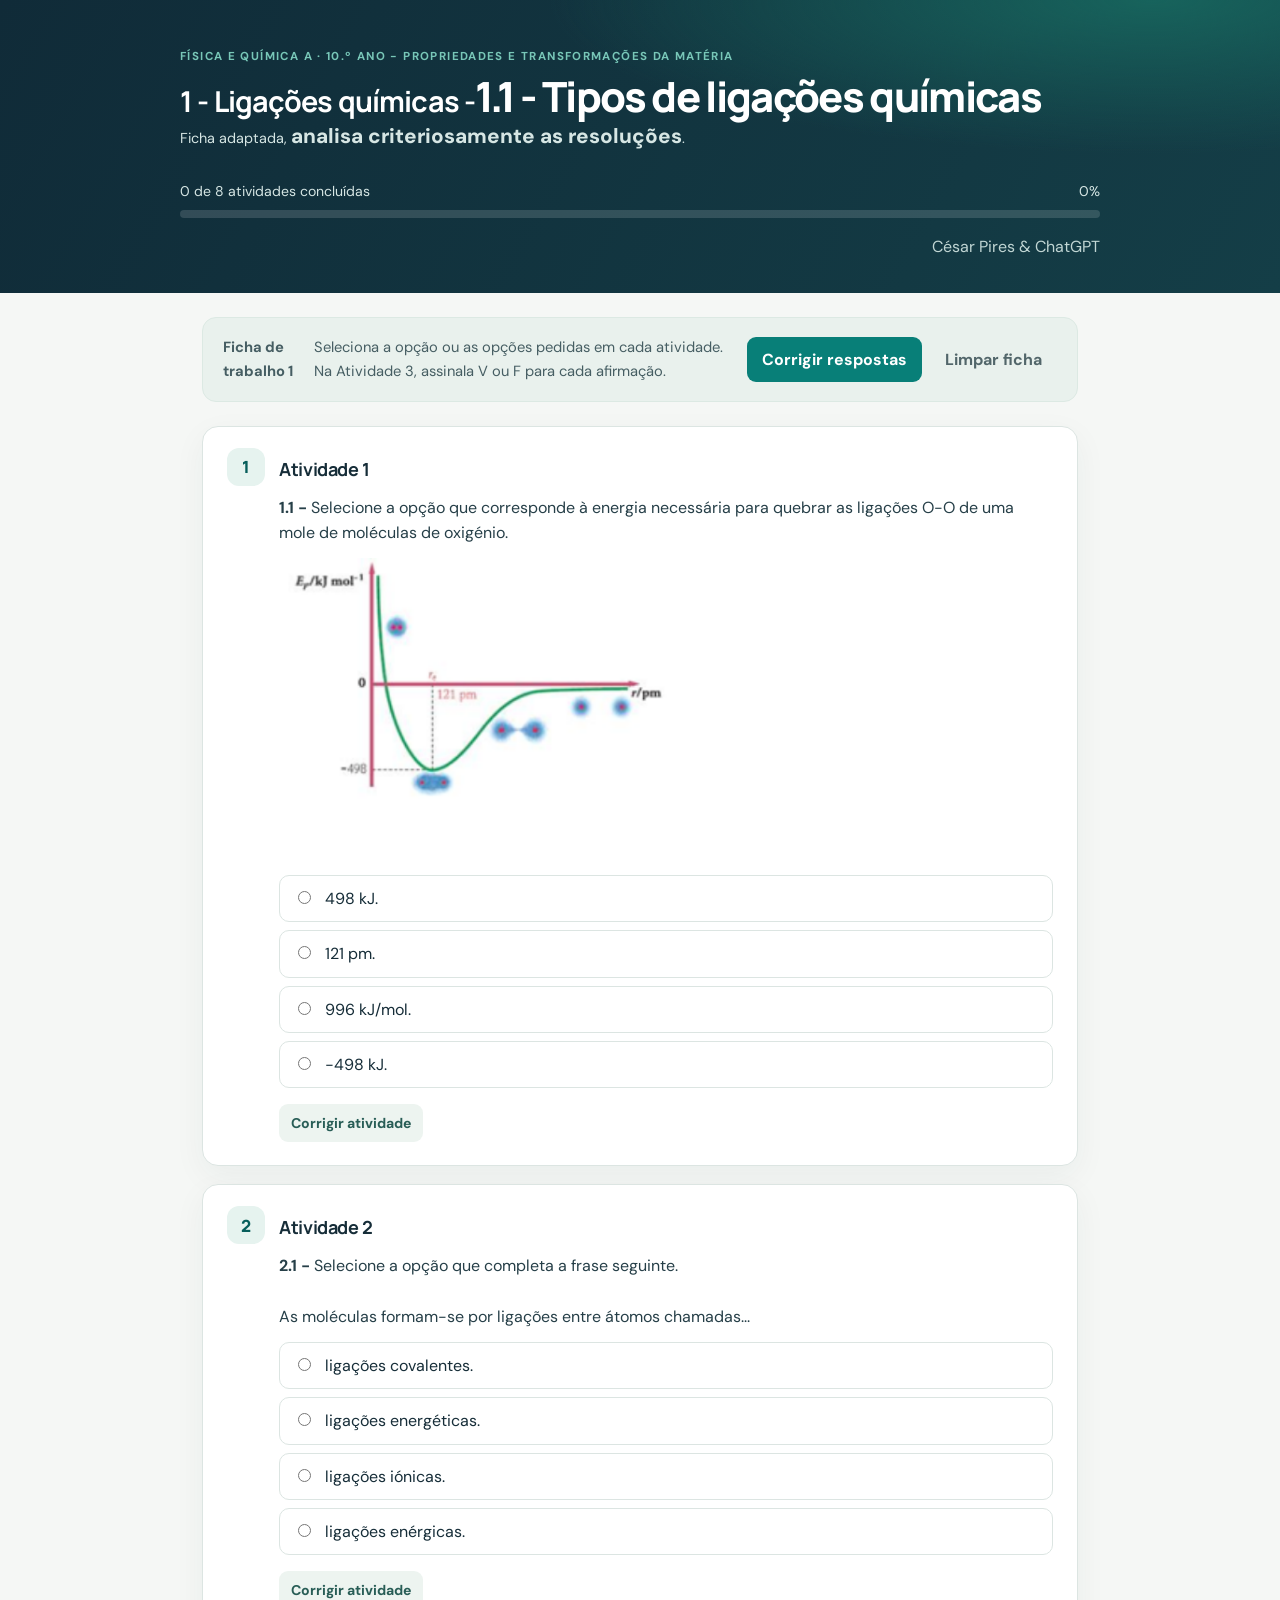
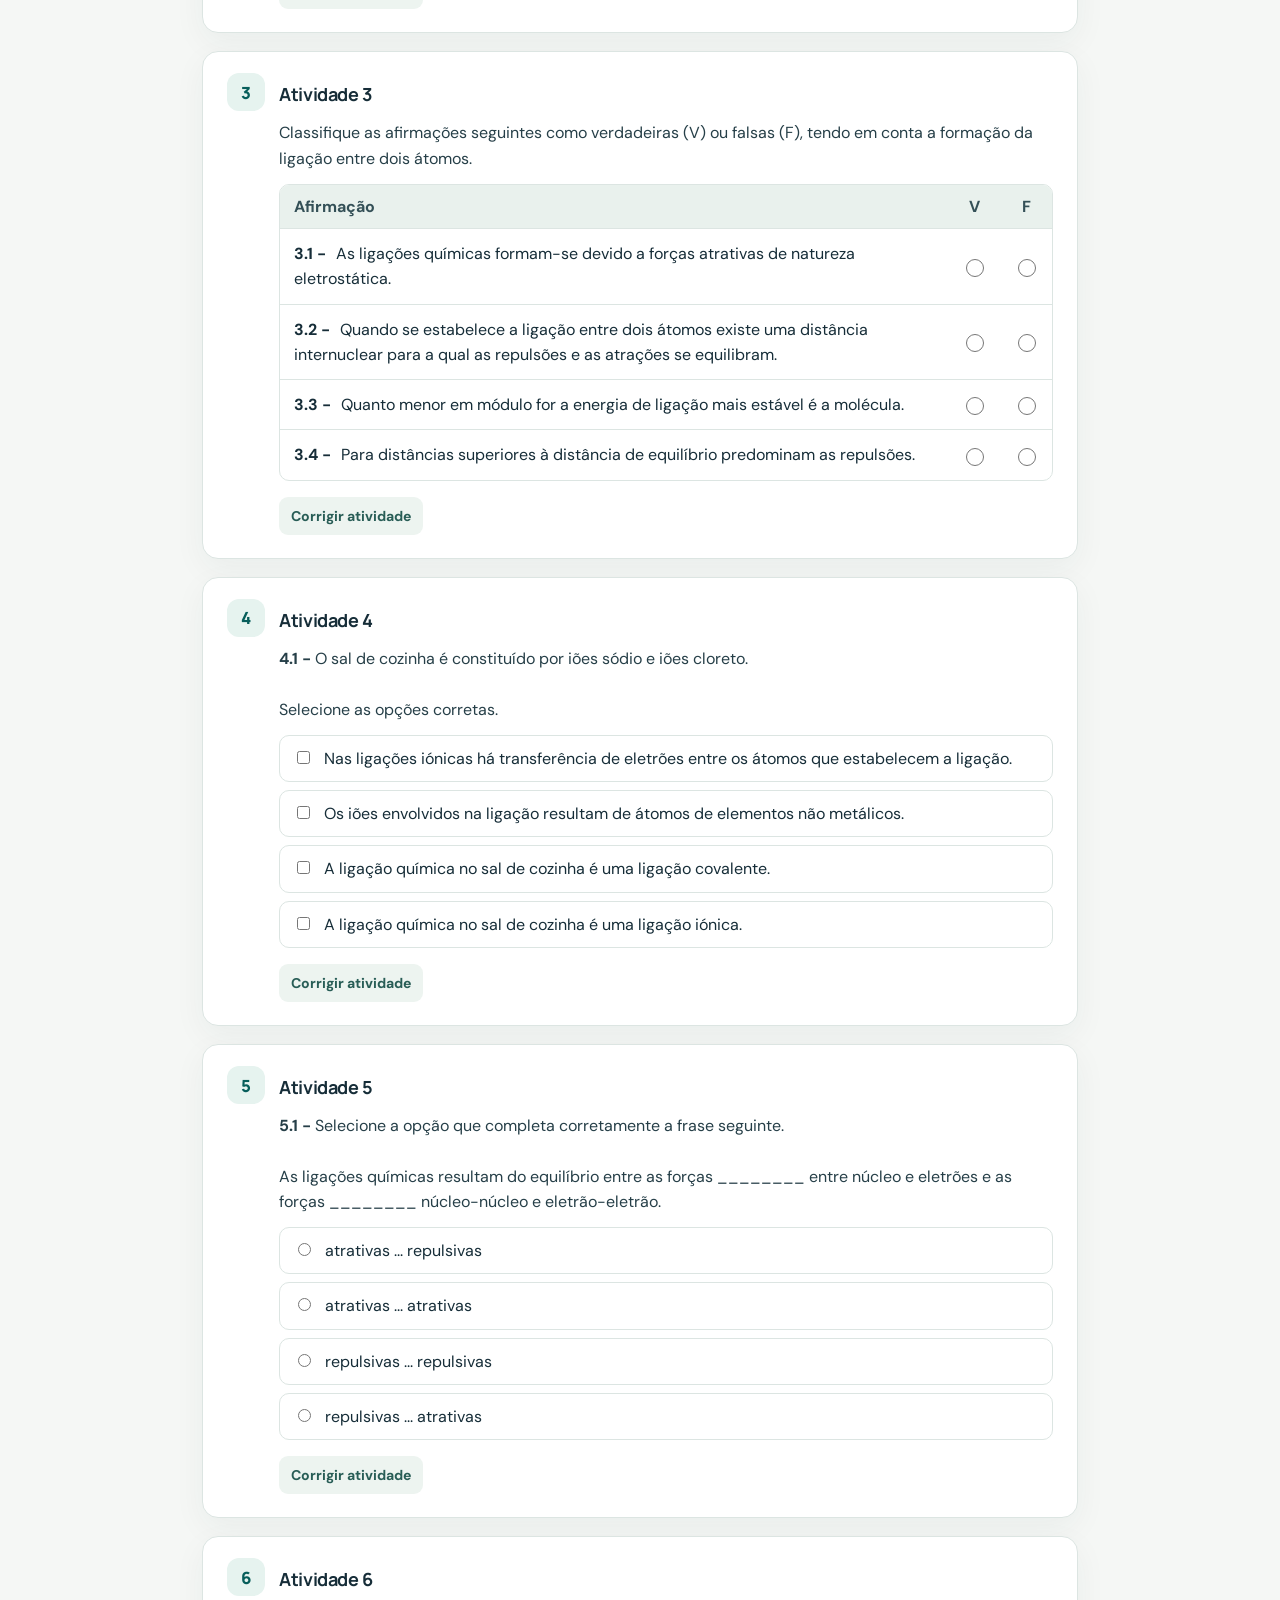
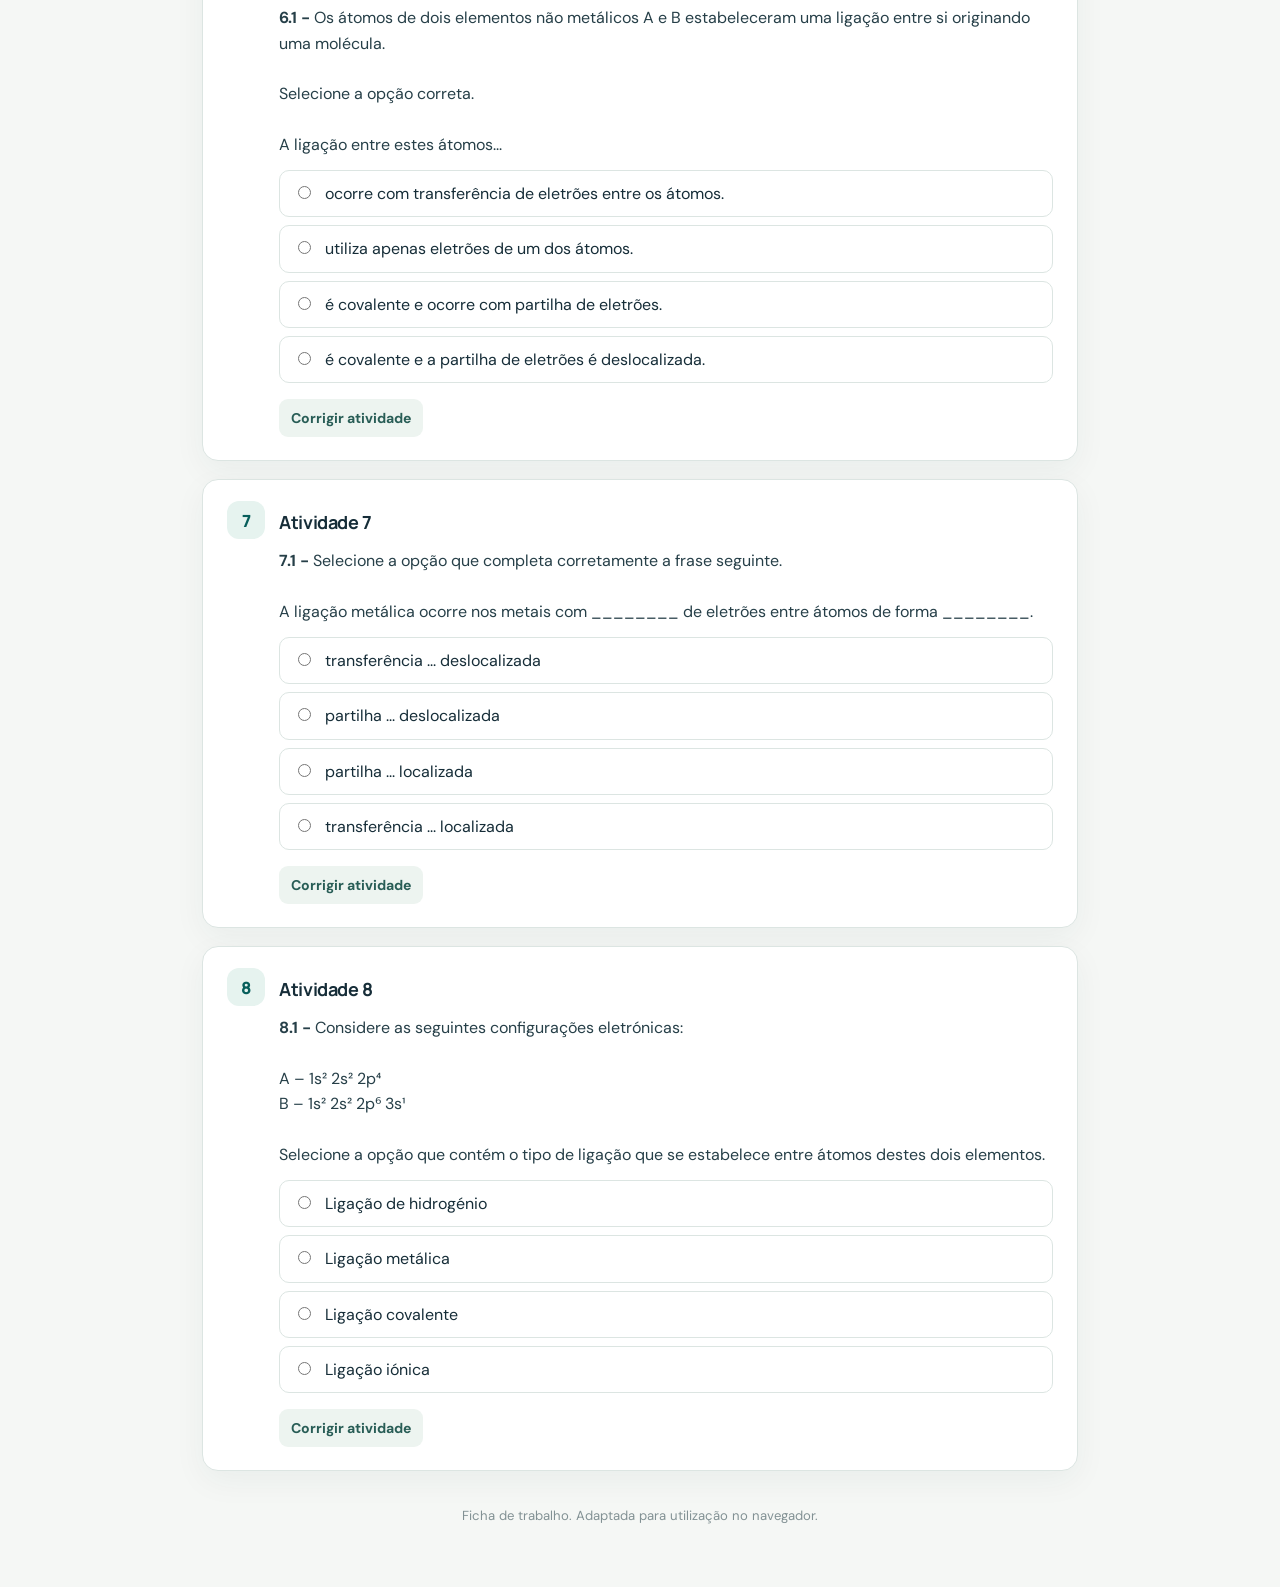
<file: 10ano/propriedades-e-transformacoes-da-materia/1-1-tipos-de-ligacoes-quimicas/ficha-1/index.html>
<!doctype html>
<html lang="pt-PT">
<head>
  <meta charset="utf-8">
  <meta name="viewport" content="width=device-width, initial-scale=1">
  <meta name="theme-color" content="#102b38">
  <title>Tipos de ligações químicas · Ficha interativa</title>
  <link rel="stylesheet" href="style.css?v=20261120-1">
  <script src="app.js?v=20261118-2" defer></script>
</head>
<body>
  <header class="hero">
    <div class="hero-inner">
      <p class="eyebrow">Física e Química A · 10.º ano - Propriedades e transformações da matéria</p>
      <div class="topic-line"><span class="topic-prefix">1 - Ligações químicas - </span><h1>1.1 - Tipos de ligações químicas</h1></div>

      <p class="subtitle-note">Ficha adaptada, <strong class="review-note">analisa criteriosamente as resoluções</strong>.</p>
      <div class="progress-row"><span id="progress-label">0 de 8 atividades concluídas</span><span id="progress-percent">0%</span></div>
      <div class="progress-track" aria-hidden="true"><div id="progress-bar"></div></div>
      <p class="author-signature">César Pires &amp; ChatGPT</p>
    </div>
  </header>
  <main>
    <section class="toolbar" aria-label="Instruções e controlos da ficha">
      <p class="worksheet-label">Ficha de trabalho 1</p>
      <p>Seleciona a opção ou as opções pedidas em cada atividade. Na Atividade 3, assinala V ou F para cada afirmação.</p>
      <div class="toolbar-actions"><button id="check-all" class="button primary" type="button">Corrigir respostas</button><button id="reset" class="button quiet" type="button">Limpar ficha</button></div>
    </section>
    <div id="questions"></div>
    <footer>Ficha de trabalho. Adaptada para utilização no navegador.</footer>
  </main>
</body>
</html>
</file>
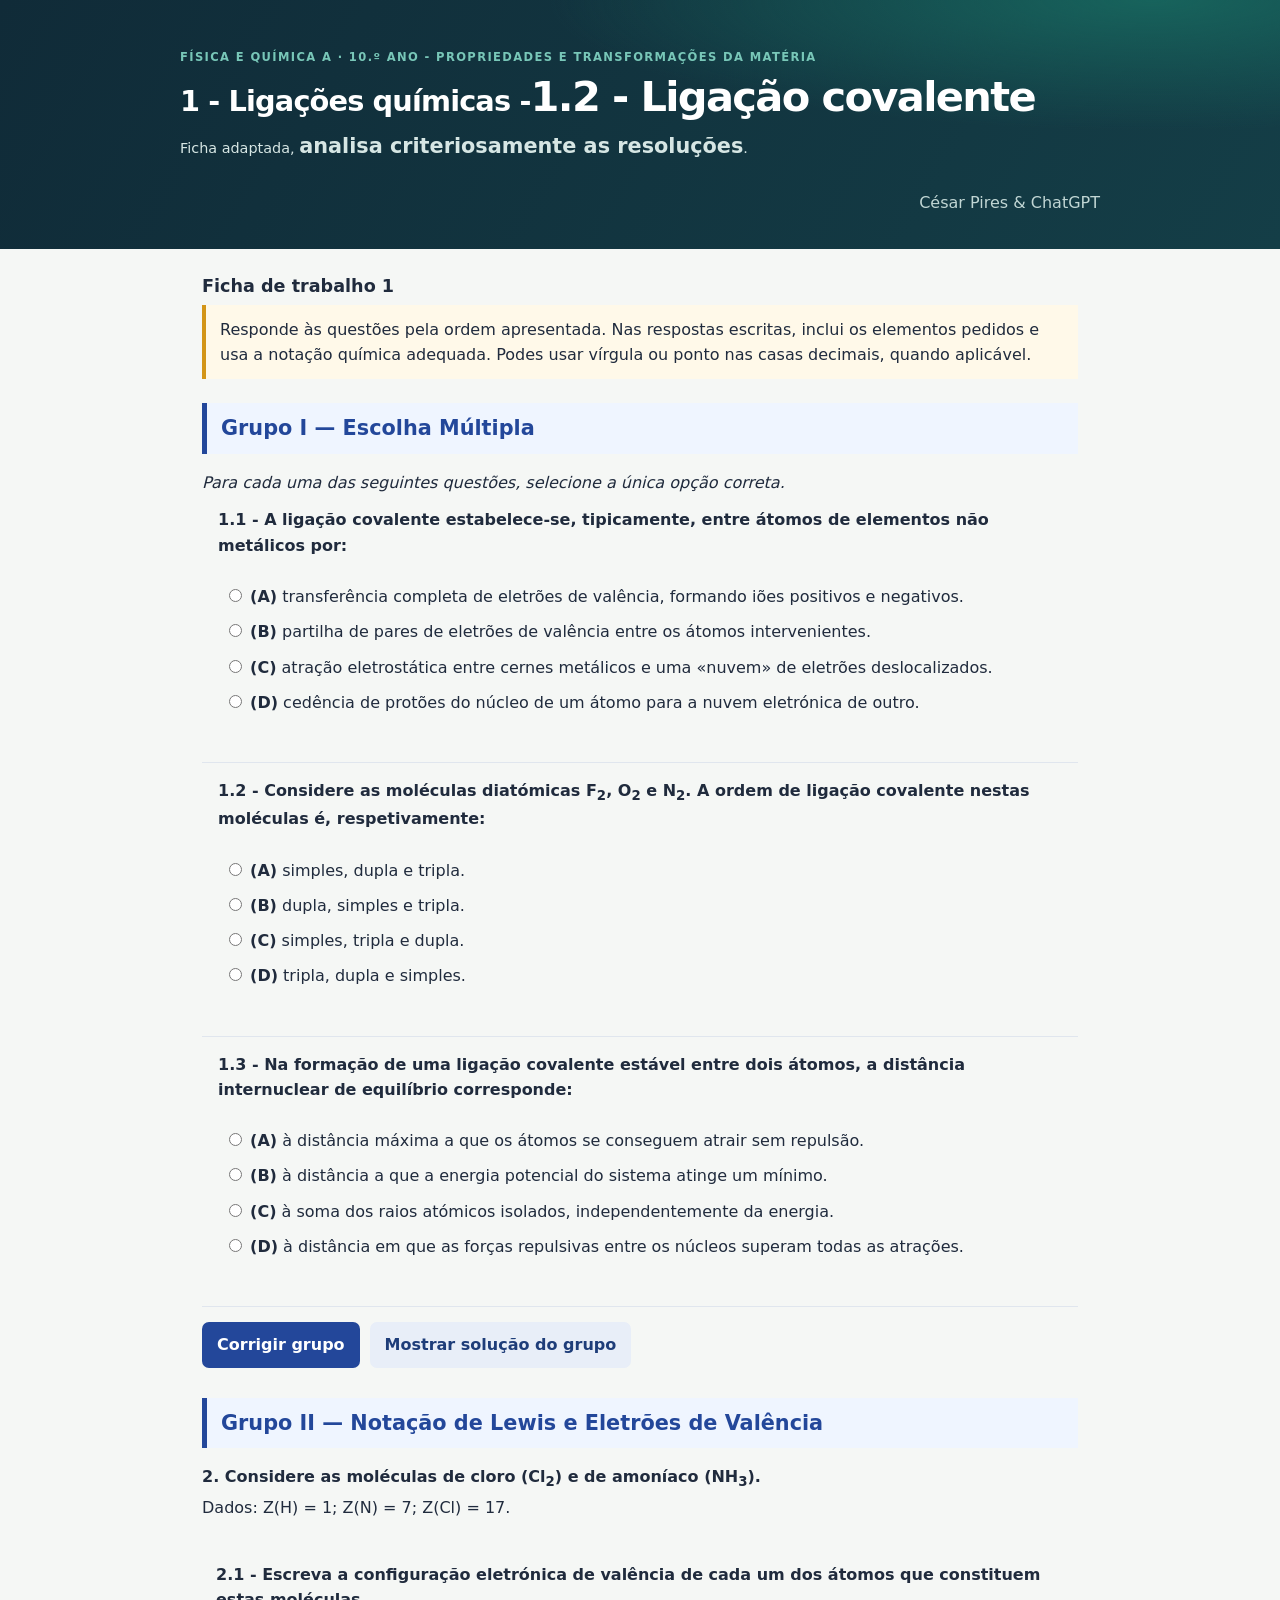
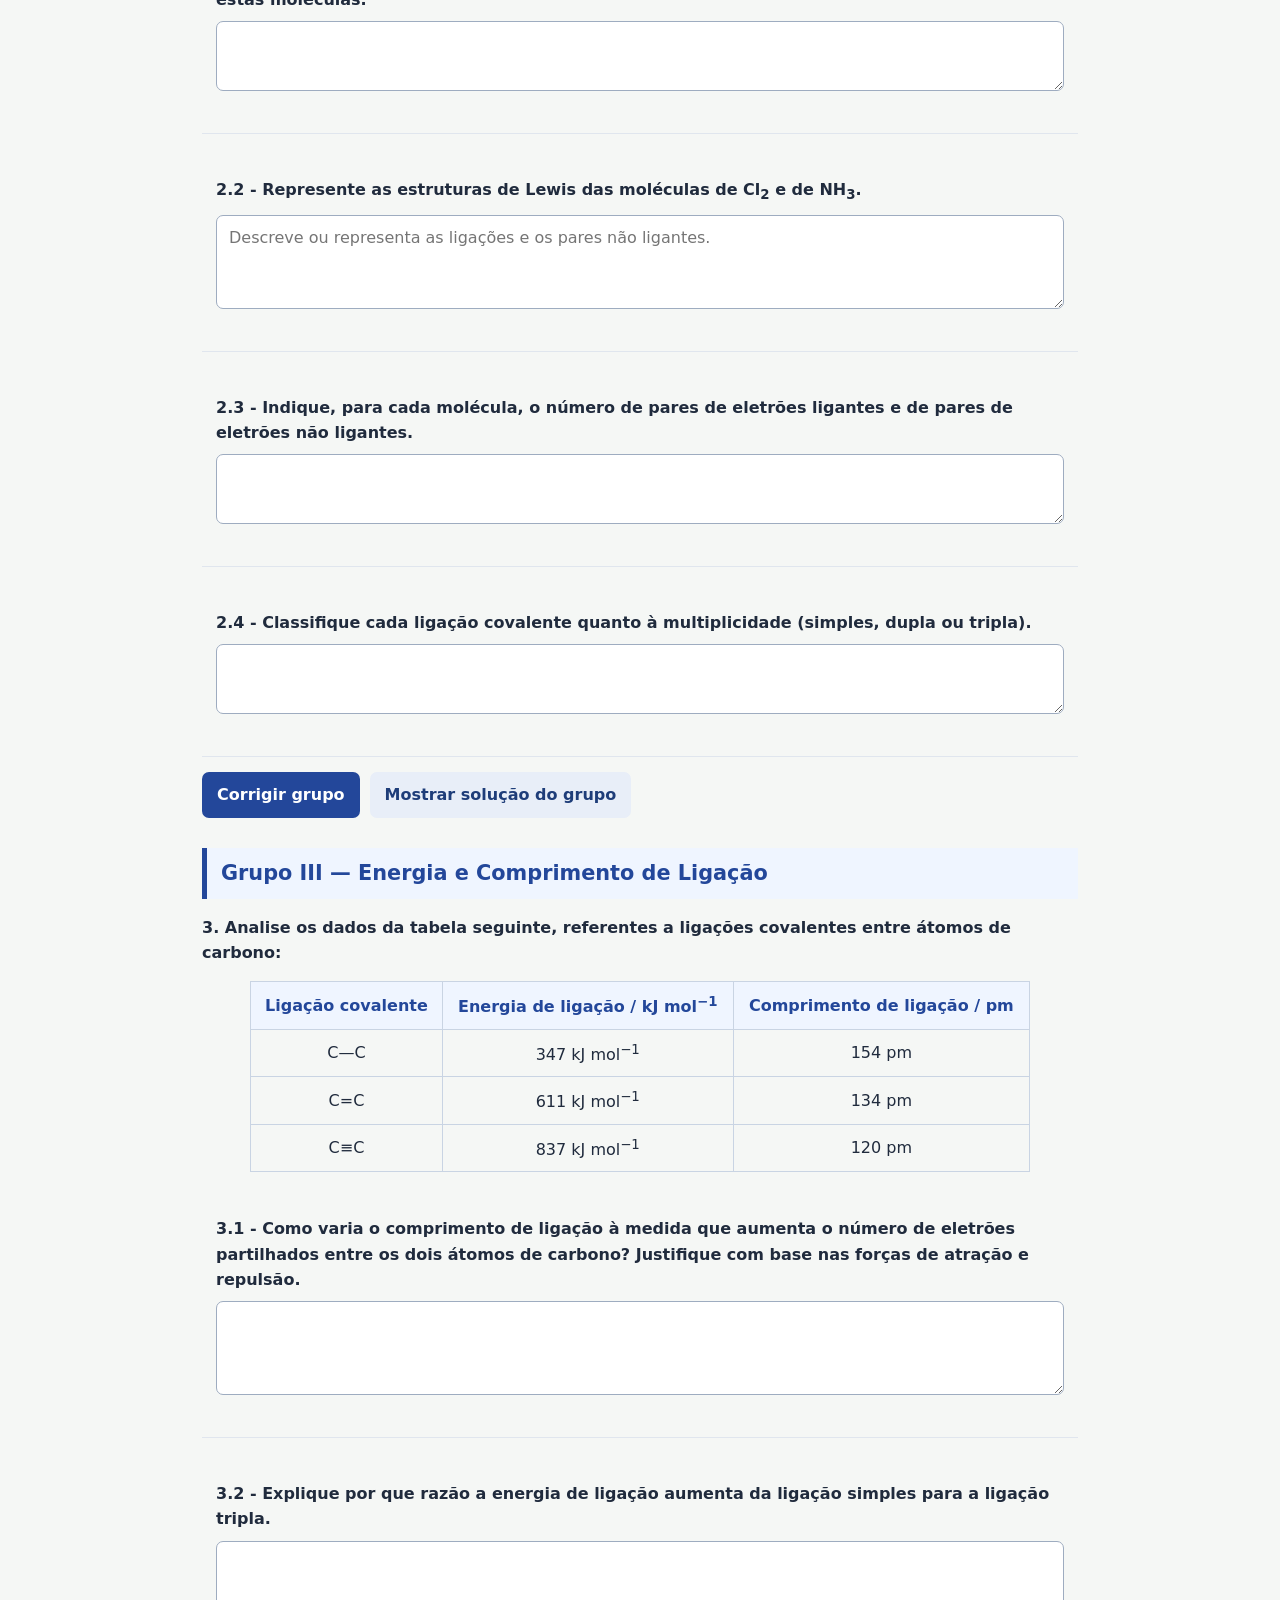
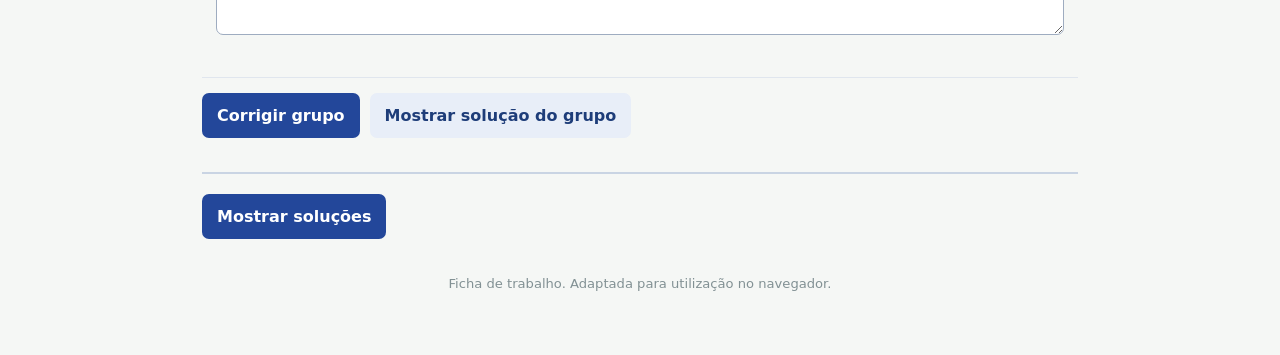
<file: 10ano/propriedades-e-transformacoes-da-materia/1-2-ligacao-covalente/ficha-1/index.html>
<!doctype html>
<html lang="pt-PT">
<head>
  <meta charset="utf-8">
  <meta name="viewport" content="width=device-width, initial-scale=1">
  <meta name="description" content="Ficha interativa sobre ligação covalente para Física e Química A, 10.º ano.">
  <title>Ligação covalente · ficha interativa · César Pires &amp; ChatGPT</title>
  <link rel="stylesheet" href="./style.css?v=20261120-5">
  <script src="app.js" defer></script>
</head>
<body>
  <header class="hero">
    <div class="hero-inner">
      <p class="eyebrow">Física e Química A · 10.º ano - Propriedades e transformações da matéria</p>
      <div class="topic-line"><span class="topic-prefix">1 - Ligações químicas - </span><h1>1.2 - Ligação covalente</h1></div>
      <p class="subtitle-note">Ficha adaptada, <strong class="review-note">analisa criteriosamente as resoluções</strong>.</p>
      <p class="author-signature">César Pires &amp; ChatGPT</p>
    </div>
  </header>

  <main class="page">
    <p class="sheet-number"><strong>Ficha de trabalho 1</strong></p>
    <p class="instructions">Responde às questões pela ordem apresentada. Nas respostas escritas, inclui os elementos pedidos e usa a notação química adequada. Podes usar vírgula ou ponto nas casas decimais, quando aplicável.</p>

    <section class="group" id="grupo-1" aria-labelledby="g1-title">
      <h2 id="g1-title">Grupo I — Escolha Múltipla</h2>
      <p class="source-instruction">Para cada uma das seguintes questões, selecione a única opção correta.</p>
      <fieldset class="question" data-q="1.1" data-kind="choice" data-answer="B">
        <legend><span class="qnum">1.1 -</span> A ligação covalente estabelece-se, tipicamente, entre átomos de elementos não metálicos por:</legend>
        <label class="choice"><input type="radio" name="q11" value="A"> <strong>(A)</strong> transferência completa de eletrões de valência, formando iões positivos e negativos.</label>
        <label class="choice"><input type="radio" name="q11" value="B"> <strong>(B)</strong> partilha de pares de eletrões de valência entre os átomos intervenientes.</label>
        <label class="choice"><input type="radio" name="q11" value="C"> <strong>(C)</strong> atração eletrostática entre cernes metálicos e uma «nuvem» de eletrões deslocalizados.</label>
        <label class="choice"><input type="radio" name="q11" value="D"> <strong>(D)</strong> cedência de protões do núcleo de um átomo para a nuvem eletrónica de outro.</label>
        <p class="feedback" aria-live="polite"></p>
      </fieldset>
      <fieldset class="question" data-q="1.2" data-kind="choice" data-answer="A">
        <legend><span class="qnum">1.2 -</span> Considere as moléculas diatómicas F<sub>2</sub>, O<sub>2</sub> e N<sub>2</sub>. A ordem de ligação covalente nestas moléculas é, respetivamente:</legend>
        <label class="choice"><input type="radio" name="q12" value="A"> <strong>(A)</strong> simples, dupla e tripla.</label>
        <label class="choice"><input type="radio" name="q12" value="B"> <strong>(B)</strong> dupla, simples e tripla.</label>
        <label class="choice"><input type="radio" name="q12" value="C"> <strong>(C)</strong> simples, tripla e dupla.</label>
        <label class="choice"><input type="radio" name="q12" value="D"> <strong>(D)</strong> tripla, dupla e simples.</label>
        <p class="feedback" aria-live="polite"></p>
      </fieldset>
      <fieldset class="question" data-q="1.3" data-kind="choice" data-answer="B">
        <legend><span class="qnum">1.3 -</span> Na formação de uma ligação covalente estável entre dois átomos, a distância internuclear de equilíbrio corresponde:</legend>
        <label class="choice"><input type="radio" name="q13" value="A"> <strong>(A)</strong> à distância máxima a que os átomos se conseguem atrair sem repulsão.</label>
        <label class="choice"><input type="radio" name="q13" value="B"> <strong>(B)</strong> à distância a que a energia potencial do sistema atinge um mínimo.</label>
        <label class="choice"><input type="radio" name="q13" value="C"> <strong>(C)</strong> à soma dos raios atómicos isolados, independentemente da energia.</label>
        <label class="choice"><input type="radio" name="q13" value="D"> <strong>(D)</strong> à distância em que as forças repulsivas entre os núcleos superam todas as atrações.</label>
        <p class="feedback" aria-live="polite"></p>
      </fieldset>
      <div class="group-actions"><button type="button" class="check-group">Corrigir grupo</button><button type="button" class="toggle-group" aria-expanded="false">Mostrar solução do grupo</button></div>
      <div class="group-solutions" hidden></div>
    </section>

    <section class="group" id="grupo-2" aria-labelledby="g2-title">
      <h2 id="g2-title">Grupo II — Notação de Lewis e Eletrões de Valência</h2>
      <p class="source-prompt">2. Considere as moléculas de cloro (Cl<sub>2</sub>) e de amoníaco (NH<sub>3</sub>).</p>
      <p class="data-line">Dados: Z(H) = 1; Z(N) = 7; Z(Cl) = 17.</p>
      <div class="question" data-q="2.1" data-kind="text" data-need="hconfig,nconfig,clconfig">
        <p><span class="qnum">2.1 -</span> Escreva a configuração eletrónica de valência de cada um dos átomos que constituem estas moléculas.</p>
        <label class="visually-hidden" for="a21">Resposta à questão 2.1</label><textarea id="a21" rows="2" autocomplete="off"></textarea><p class="feedback" aria-live="polite"></p>
      </div>
      <div class="question" data-q="2.2" data-kind="text" data-need="clbond,nhbonds,nhlone">
        <p><span class="qnum">2.2 -</span> Represente as estruturas de Lewis das moléculas de Cl<sub>2</sub> e de NH<sub>3</sub>.</p>
        <label class="visually-hidden" for="a22">Resposta à questão 2.2</label><textarea id="a22" rows="3" placeholder="Descreve ou representa as ligações e os pares não ligantes."></textarea><p class="feedback" aria-live="polite"></p>
      </div>
      <div class="question" data-q="2.3" data-kind="text" data-need="clpairs,nhpairs">
        <p><span class="qnum">2.3 -</span> Indique, para cada molécula, o número de pares de <strong>eletrões ligantes</strong> e de pares de <strong>eletrões não ligantes</strong>.</p>
        <label class="visually-hidden" for="a23">Resposta à questão 2.3</label><textarea id="a23" rows="2"></textarea><p class="feedback" aria-live="polite"></p>
      </div>
      <div class="question" data-q="2.4" data-kind="text" data-need="clsingle,nhsingle">
        <p><span class="qnum">2.4 -</span> Classifique cada ligação covalente quanto à multiplicidade (simples, dupla ou tripla).</p>
        <label class="visually-hidden" for="a24">Resposta à questão 2.4</label><textarea id="a24" rows="2"></textarea><p class="feedback" aria-live="polite"></p>
      </div>
      <div class="group-actions"><button type="button" class="check-group">Corrigir grupo</button><button type="button" class="toggle-group" aria-expanded="false">Mostrar solução do grupo</button></div>
      <div class="group-solutions" hidden></div>
    </section>

    <section class="group" id="grupo-3" aria-labelledby="g3-title">
      <h2 id="g3-title">Grupo III — Energia e Comprimento de Ligação</h2>
      <p class="source-prompt">3. Analise os dados da tabela seguinte, referentes a ligações covalentes entre átomos de carbono:</p>
      <div class="table-wrap"><table><thead><tr><th scope="col">Ligação covalente</th><th scope="col">Energia de ligação / kJ mol<sup>−1</sup></th><th scope="col">Comprimento de ligação / pm</th></tr></thead><tbody><tr><td>C—C</td><td>347 kJ mol<sup>−1</sup></td><td>154 pm</td></tr><tr><td>C=C</td><td>611 kJ mol<sup>−1</sup></td><td>134 pm</td></tr><tr><td>C≡C</td><td>837 kJ mol<sup>−1</sup></td><td>120 pm</td></tr></tbody></table></div>
      <div class="question" data-q="3.1" data-kind="text" data-need="lengthtrend,attraction">
        <p><span class="qnum">3.1 -</span> Como varia o comprimento de ligação à medida que aumenta o número de eletrões partilhados entre os dois átomos de carbono? Justifique com base nas forças de atração e repulsão.</p>
        <label class="visually-hidden" for="a31">Resposta à questão 3.1</label><textarea id="a31" rows="3"></textarea><p class="feedback" aria-live="polite"></p>
      </div>
      <div class="question" data-q="3.2" data-kind="text" data-need="energytrend,stronger">
        <p><span class="qnum">3.2 -</span> Explique por que razão a energia de ligação aumenta da ligação simples para a ligação tripla.</p>
        <label class="visually-hidden" for="a32">Resposta à questão 3.2</label><textarea id="a32" rows="3"></textarea><p class="feedback" aria-live="polite"></p>
      </div>
      <div class="group-actions"><button type="button" class="check-group">Corrigir grupo</button><button type="button" class="toggle-group" aria-expanded="false">Mostrar solução do grupo</button></div>
      <div class="group-solutions" hidden></div>
    </section>

    <section class="all-solutions" aria-labelledby="solutions-title">
      <button type="button" id="toggle-all" aria-expanded="false">Mostrar soluções</button>
      <div id="all-solutions-content" hidden></div>
    </section>
    <footer>Ficha de trabalho. Adaptada para utilização no navegador.</footer>
  </main>
</body>
</html>
</file>
<file: 10ano/elementos-quimicos-e-sua-organizacao/1-4-quantidade-em-quimica/ficha-1/style.css>
@import url('https://fonts.googleapis.com/css2?family=DM+Sans:wght@400;500;600;700&family=Manrope:wght@500;600;700;800&display=swap');
:root{--ink:#162d38;--muted:#61727a;--paper:#f5f7f5;--white:#fff;--teal:#087f78;--teal-dark:#075e5b;--line:#dce5e2;--gold:#f4c66b;--good:#168456;--bad:#b54d40;--shadow:0 10px 32px #16343c0d}
*{box-sizing:border-box}body{margin:0;background:var(--paper);color:var(--ink);font:16px/1.58 'DM Sans',sans-serif}button,input{font:inherit}.hero{background:radial-gradient(ellipse at 90% 0%,#17635c 0,transparent 37%),linear-gradient(120deg,#102b38,#143e47);color:#fff;padding:48px 24px 34px}.hero-inner,main{max-width:920px;margin:auto}.eyebrow{text-transform:uppercase;letter-spacing:.12em;font-size:.72rem;font-weight:700;color:#78c7b8;margin:0 0 8px}.hero h1{font:800 clamp(2rem,5vw,3.3rem)/1.1 Manrope,sans-serif;letter-spacing:-.04em;margin:0}.subtitle{color:#c1d6d4;margin:10px 0 27px}.progress-row{display:flex;justify-content:space-between;color:#d6e6e4;font-size:.88rem;margin-bottom:8px}.progress-track{height:8px;border-radius:20px;background:#ffffff24;overflow:hidden}.progress-track div{height:100%;width:0;background:var(--gold);border-radius:inherit;transition:width .3s ease}main{padding:24px 22px 60px}.toolbar{display:flex;align-items:center;justify-content:space-between;gap:18px;padding:18px 20px;margin-bottom:24px;background:#e9f1ed;border:1px solid #dce9e3;border-radius:14px}.toolbar p{margin:0;color:#465e63;font-size:.92rem}.toolbar-actions{display:flex;gap:8px;flex-shrink:0}.button{border:0;border-radius:9px;padding:10px 15px;font-weight:700;cursor:pointer;transition:transform .15s,background .15s}.button:hover{transform:translateY(-1px)}.primary{background:var(--teal);color:white}.primary:hover{background:var(--teal-dark)}.quiet{background:transparent;color:#52666a}.light{background:#fff;color:var(--teal-dark)}.question{background:var(--white);border:1px solid var(--line);border-radius:16px;box-shadow:var(--shadow);margin:0 0 18px;overflow:hidden}.q-head{display:flex;gap:14px;padding:21px 24px 7px}.q-number{flex:0 0 38px;height:38px;border-radius:12px;background:#e6f3ef;color:var(--teal-dark);display:grid;place-items:center;font:800 1.05rem Manrope,sans-serif}.q-title{font:700 1.13rem Manrope,sans-serif;margin:4px 0 0;letter-spacing:-.02em}.q-body{padding:0 24px 23px 76px}.q-context{color:#53666b;margin:2px 0 13px}.part{padding:14px 0;border-top:1px solid #edf1ef}.part-label{font-weight:700;color:#345057;margin-bottom:8px}.answer-list{display:grid;gap:8px}.choice{display:flex;gap:11px;align-items:flex-start;border:1px solid var(--line);padding:10px 13px;border-radius:10px;cursor:pointer;background:#fff;transition:.15s}.choice:hover{border-color:#7bbab0;background:#f7fbf9}.choice:has(input:checked){border-color:var(--teal);background:#eff8f5}.choice input{accent-color:var(--teal);margin-top:5px}.text-answer{display:flex;align-items:center;gap:9px;flex-wrap:wrap}.text-answer input{width:min(300px,100%);padding:10px 12px;border:1px solid #cfdcd7;border-radius:9px;background:#fbfdfc;color:var(--ink)}.text-answer input:focus{outline:3px solid #087f7826;border-color:var(--teal)}.unit{color:#60747a}.part-feedback{font-size:.88rem;min-height:1.35em;margin:6px 0 0;font-weight:700}.correct-text{color:var(--good)}.wrong-text{color:var(--bad)}.q-actions{display:flex;align-items:center;gap:12px;margin-top:9px}.small-check{background:#edf4f0;color:#285d56;padding:8px 12px;font-size:.88rem}.q-status{font-size:.85rem;color:var(--muted)}.done .q-number{background:#dff3e8;color:var(--good)}.finish-card{margin:30px 0 0;background:var(--teal-dark);color:#fff;border-radius:16px;padding:24px 28px;display:flex;align-items:center;justify-content:space-between;gap:16px}.finish-card .eyebrow{color:#9edbd0}.finish-card h2{font:700 1.35rem Manrope;margin:0 0 4px}.finish-card p:last-child{color:#d0e1de;margin:0}.solutions{margin-top:16px;background:#fff;border:1px solid var(--line);border-radius:16px;padding:24px 28px;box-shadow:var(--shadow)}.solutions h3{font:700 1rem Manrope;margin:17px 0 5px;color:var(--teal-dark)}.solutions p{margin:4px 0;color:#465a60}.hidden{display:none}footer{text-align:center;color:#829194;font-size:.82rem;margin-top:35px}@media(max-width:650px){.hero{padding:34px 20px 27px}main{padding:18px 14px 42px}.toolbar{align-items:flex-start;flex-direction:column}.toolbar-actions{width:100%}.toolbar-actions .button{flex:1}.q-head{padding:17px 16px 5px}.q-body{padding:0 16px 19px}.q-number{flex-basis:34px;height:34px}.finish-card{align-items:flex-start;flex-direction:column;padding:21px}.finish-card .button{width:100%}.solutions{padding:19px}}
:root{--hint-bg:#fffdf5;--hint-border:#eadcae}
.question{position:relative;overflow:visible}.q-head{align-items:center}.q-title{flex:1}.hint-trigger{flex:0 0 auto;border:1px solid #e7dfc4;background:#fffaf0;color:#725b20;border-radius:10px;min-width:42px;height:40px;cursor:pointer;font-size:1.2rem;box-shadow:0 2px 8px #42330d0d}.hint-trigger:hover,.hint-trigger[aria-expanded="true"]{background:#fff0c9;border-color:#dec36e}.hint-trigger:focus-visible,.hint-close:focus-visible,.hint-next:focus-visible{outline:3px solid #087f7844;outline-offset:2px}.hint-popover{position:absolute;z-index:5;top:65px;right:18px;width:min(370px,calc(100% - 36px));padding:16px 17px 14px;background:var(--hint-bg);border:1px solid var(--hint-border);border-radius:14px;box-shadow:0 14px 36px #172b2b25}.hint-popover[hidden]{display:none}.hint-popover:before{content:"";position:absolute;right:18px;top:-7px;width:12px;height:12px;transform:rotate(45deg);background:var(--hint-bg);border-left:1px solid var(--hint-border);border-top:1px solid var(--hint-border)}.hint-top{display:flex;align-items:center;justify-content:space-between;gap:12px;color:#6d5929}.hint-top strong{font:700 .98rem Manrope,sans-serif}.hint-close{border:0;background:transparent;color:#756a4c;font-size:1.4rem;line-height:1;cursor:pointer}.hint-step{color:#394d4d;margin:11px 0 15px;font-size:.94rem}.hint-controls{display:flex;align-items:center;justify-content:space-between;gap:10px}.hint-count{font-size:.78rem;color:#83744c}.hint-next{border:0;border-radius:8px;background:#e9d895;color:#51451f;padding:8px 11px;font-weight:700;font-size:.82rem;cursor:pointer}.hint-next:hover{background:#dec879}@media(max-width:650px){.hint-popover{top:61px;right:10px;width:min(370px,calc(100% - 20px))}.hint-trigger{min-width:38px;height:38px}.q-title{font-size:1.02rem}}
.part-heading{position:relative;display:flex;align-items:center;gap:9px;margin-bottom:8px}.part-label{flex:1;margin:0}.item-hint-trigger{flex:0 0 auto;border:1px solid #e7dfc4;background:#fffaf0;color:#725b20;border-radius:8px;width:34px;height:32px;cursor:pointer;font-size:1rem}.item-hint-trigger:hover,.item-hint-trigger[aria-expanded="true"]{background:#fff0c9;border-color:#dec36e}.item-hint-trigger:focus-visible,.item-hint-close:focus-visible,.item-hint-next:focus-visible{outline:3px solid #087f7844;outline-offset:2px}.item-hint-popover{position:absolute;z-index:6;top:38px;right:0;width:min(380px,100%);padding:15px 16px 13px;background:#fffdf5;border:1px solid #eadcae;border-radius:13px;box-shadow:0 14px 36px #172b2b25}.item-hint-popover[hidden]{display:none}.item-hint-popover:before{content:"";position:absolute;right:11px;top:-7px;width:12px;height:12px;transform:rotate(45deg);background:#fffdf5;border-left:1px solid #eadcae;border-top:1px solid #eadcae}.item-hint-close{border:0;background:transparent;color:#756a4c;font-size:1.35rem;line-height:1;cursor:pointer}.item-hint-next{border:0;border-radius:8px;background:#e9d895;color:#51451f;padding:8px 11px;font-weight:700;font-size:.82rem;cursor:pointer}.item-hint-next:hover{background:#dec879}.item-hint-popover .hint-list{margin:11px 0 14px}.item-hint-popover .hint-list li{font-size:.9rem}

.question-figure{margin:14px 0 20px}.question-figure img{display:block;width:100%;max-width:100%;height:auto;border-radius:8px}

.subtitle{margin-bottom:4px}.subtitle-note{color:#d6e6e4;margin:0 0 27px;font-size:.9rem}
.toolbar>p{color:#b42318}

.question-table-wrap{overflow-x:auto;margin:10px 0 20px}.question-table{width:min(100%,620px);margin-left:auto;margin-right:auto;border-collapse:separate;border-spacing:0;background:#f2f4f3;border-radius:10px;overflow:hidden;color:var(--ink)}.question-table th{background:#cbd8d5;font-weight:700;text-align:left}.question-table th,.question-table td{padding:10px 14px;border-bottom:2px solid var(--white)}.question-table th:last-child,.question-table td:last-child{text-align:center;white-space:nowrap}.question-table tbody tr:last-child td{border-bottom:0}.visually-hidden{position:absolute;width:1px;height:1px;padding:0;margin:-1px;overflow:hidden;clip:rect(0,0,0,0);white-space:nowrap;border:0}
.author-signature{margin:1rem 0 0;text-align:right;font-size:1rem;font-weight:400;letter-spacing:normal;color:#c1d6d4}

.small-solution{background:#dceee9;color:#285d56;padding:8px 12px;font-size:.88rem}
.group-solution{margin-top:12px;padding:15px 17px;background:#f5faf7;border:1px solid #dce9e3;border-radius:12px}
.group-solution h3{font:700 1rem Manrope,sans-serif;margin:0 0 7px;color:var(--teal-dark)}
.group-solution p{margin:4px 0;color:#465a60}
.q-context{margin-bottom:5px}.q-givens{margin:0 0 13px;padding:9px 12px;background:#edf4f0;border-radius:8px;color:#465e63;font-size:.9rem}.q-givens strong{color:#285d56}

.resolution-emphasis{font-size:clamp(1rem,2.5vw,1.65rem);font-weight:700}

.topic-line{display:flex;align-items:baseline;flex-wrap:wrap;column-gap:.35rem;row-gap:.2rem;margin:10px 0 4px}.topic-prefix{color:#c1d6d4;font-size:1rem}.topic-line h1{margin:0}

.toolbar-copy h2{margin:0 0 6px;font:700 1rem Manrope,sans-serif;color:var(--teal-dark)}.toolbar-copy p{color:#b42318}
</file>
<file: 10ano/elementos-quimicos-e-sua-organizacao/1-4-quantidade-em-quimica/ficha-2/style.css>
:root{color-scheme:light;--ink:#193447;--muted:#536b7a;--navy:#173b57;--teal:#087e83;--line:#d6e1e7;--paper:#fff;--wash:#f2f7f8;--success:#14743b;--error:#b42318;--accent:#c55726;font-family:Inter,"Segoe UI",Arial,sans-serif}*{box-sizing:border-box}body{margin:0;background:#edf3f5;color:var(--ink);line-height:1.58}.site-header{background:linear-gradient(120deg,#173b57,#087e83);color:#fff;padding:2.6rem 1.2rem 2.9rem}.header-inner,main{width:min(1020px,100% - 2rem);margin-inline:auto}.eyebrow{margin:0 0 .6rem;text-transform:uppercase;letter-spacing:.12em;font-size:.8rem;font-weight:700;opacity:.88}h1{font-size:clamp(1.55rem,4vw,2.45rem);line-height:1.18;max-width:850px;margin:.2rem 0 1rem}.adapted{margin:0;font-style:italic;color:#e3f3f3}.instructions,.exercise{background:var(--paper);border:1px solid var(--line);border-radius:16px;padding:1.35rem clamp(1rem,3vw,1.8rem);margin:1.2rem 0;box-shadow:0 5px 18px #173b5709}.instructions{margin-top:-1.25rem;position:relative}.instructions h2,.exercise h2{color:var(--navy);line-height:1.3;font-size:1.25rem;margin:.1rem 0 .75rem}.exercise h3{font-size:1.05rem;color:var(--navy);margin:1.1rem 0 .6rem}.source-note{background:#fff5eb;border-left:4px solid var(--accent);padding:.75rem 1rem;border-radius:4px;color:#603718}.toolbar{display:flex;align-items:center;gap:.65rem;flex-wrap:wrap;border-top:1px solid var(--line);padding-top:1rem;margin-top:1rem}.toolbar button{font:inherit;font-weight:700;border:0;border-radius:8px;padding:.7rem 1rem;cursor:pointer}.toolbar button:focus-visible,input:focus-visible,summary:focus-visible,.table-wrap:focus-visible{outline:3px solid #f0a644;outline-offset:2px}.primary{background:var(--teal);color:#fff}.secondary{background:#e4f1f1;color:#075e62}.quiet{background:#f0f3f5;color:var(--ink)}.overall-status{margin:0 0 0 auto;color:var(--muted);font-size:.93rem}.exercise{scroll-margin-top:1rem}.exercise>p{margin:.5rem 0 1rem}.grid{display:grid;grid-template-columns:1fr;gap:.8rem}.grid.two{grid-template-columns:repeat(2,minmax(0,1fr))}.answer-item{display:flex;flex-direction:column;gap:.38rem;min-width:0;margin:.5rem 0}.answer-item input,.table-answer input{width:100%;min-height:2.65rem;padding:.55rem .7rem;border:1px solid #b9cbd4;border-radius:8px;background:#fbfdfe;color:var(--ink);font:inherit}.answer-item input[aria-invalid="true"],.table-answer input[aria-invalid="true"]{border-color:#d5483b;background:#fffafa}.answer-item input[aria-invalid="false"],.table-answer input[aria-invalid="false"]{border-color:#3b9c5b;background:#f8fff9}.feedback{min-height:1.35rem;font-size:.9rem;font-weight:650}.feedback.success{color:var(--success)}.feedback.error{color:var(--error)}.feedback.neutral{color:var(--muted);font-weight:400}.solution,.formula{border-top:1px solid var(--line);margin-top:1rem;padding-top:.65rem}.solution summary,.formula summary{color:var(--teal);cursor:pointer;font-weight:700}.solution p,.formula p{margin:.55rem 0}.discrepancy{color:#7a3d0b;background:#fff5eb;padding:.7rem .85rem;border-radius:7px}.table-wrap{overflow-x:auto;margin:1rem auto;max-width:100%;border:1px solid var(--line);border-radius:10px}.table-wrap table{border-collapse:collapse;margin:0 auto;min-width:800px;background:#fff}th,td{border:1px solid var(--line);padding:.6rem;text-align:center;vertical-align:middle}thead th{background:#e8f2f3;color:var(--navy);font-size:.9rem}tbody th{text-align:left;background:#f7fafb;white-space:nowrap}.table-answer{display:block;min-width:100px}.table-answer input{min-height:2.45rem;padding:.4rem}.table-hint{font-size:.85rem;color:var(--muted);text-align:center}.sr-only{position:absolute;width:1px;height:1px;padding:0;margin:-1px;overflow:hidden;clip:rect(0,0,0,0);white-space:nowrap;border:0}footer{text-align:center;padding:1.7rem 1rem 2.2rem;color:var(--muted);font-size:.9rem}code{background:#eff4f6;border-radius:4px;padding:.1rem .25rem;color:#29475a}@media(max-width:650px){.header-inner,main{width:min(100% - 1rem,1020px)}.site-header{padding:2rem 1rem 2.5rem}.instructions,.exercise{padding:1.05rem .9rem;border-radius:12px}.grid.two{grid-template-columns:1fr}.toolbar{align-items:stretch}.toolbar button{flex:1 1 42%}.overall-status{width:100%;margin:.25rem 0 0}.exercise h2{font-size:1.12rem}th,td{padding:.45rem}.table-wrap table{min-width:760px}}

.author-signature{margin:1rem 0 0;text-align:right;font-size:1rem;font-weight:400;letter-spacing:normal;color:#c1d6d4}

.resolution-emphasis{font-size:clamp(0.775rem,2vw,1.225rem);font-weight:700}

.topic-line{display:flex;align-items:baseline;flex-wrap:wrap;column-gap:.35rem;row-gap:.2rem;margin:.2rem 0 1rem}.topic-prefix{color:#e3f3f3;font-size:1rem}.topic-line h1{margin:0}
</file>
<file: 10ano/propriedades-e-transformacoes-da-materia/1-1-tipos-de-ligacoes-quimicas/ficha-1/style.css>
@import url('https://fonts.googleapis.com/css2?family=DM+Sans:wght@400;500;600;700&family=Manrope:wght@600;700;800&display=swap');
:root{--ink:#162d38;--muted:#61727a;--paper:#f5f7f5;--white:#fff;--teal:#087f78;--teal-dark:#075e5b;--line:#dce5e2;--gold:#f4c66b;--good:#168456;--bad:#b54d40;--shadow:0 10px 32px #16343c0d}
*{box-sizing:border-box}body{margin:0;background:var(--paper);color:var(--ink);font:16px/1.58 'DM Sans',sans-serif}button,input{font:inherit}.hero{background:radial-gradient(ellipse at 90% 0%,#17635c 0,transparent 37%),linear-gradient(120deg,#102b38,#143e47);color:#fff;padding:48px 24px 34px}.hero-inner,main{max-width:920px;margin:auto}.eyebrow{text-transform:uppercase;letter-spacing:.12em;font-size:.72rem;font-weight:700;color:#78c7b8;margin:0 0 8px}.hero h1{font:800 clamp(2rem,5vw,3.3rem)/1.1 Manrope,sans-serif;letter-spacing:-.04em;margin:0}.subtitle{color:#c1d6d4;margin:10px 0 4px}.subtitle-note{color:#d6e6e4;margin:0 0 27px;font-size:.9rem}.progress-row{display:flex;justify-content:space-between;color:#d6e6e4;font-size:.88rem;margin-bottom:8px}.progress-track{height:8px;border-radius:20px;background:#ffffff24;overflow:hidden}.progress-track div{height:100%;width:0;background:var(--gold);border-radius:inherit;transition:width .3s ease}main{padding:24px 22px 60px}.toolbar{display:flex;align-items:center;justify-content:space-between;gap:18px;padding:18px 20px;margin-bottom:24px;background:#e9f1ed;border:1px solid #dce9e3;border-radius:14px}.toolbar p{margin:0;color:#465e63;font-size:.92rem}.toolbar-actions{display:flex;gap:8px;flex-shrink:0}.button{border:0;border-radius:9px;padding:10px 15px;font-weight:700;cursor:pointer;transition:transform .15s,background .15s}.button:hover{transform:translateY(-1px)}.button:focus-visible,input:focus-visible{outline:3px solid #087f7844;outline-offset:2px}.primary{background:var(--teal);color:white}.primary:hover{background:var(--teal-dark)}.quiet{background:transparent;color:#52666a}.question{background:var(--white);border:1px solid var(--line);border-radius:16px;box-shadow:var(--shadow);margin:0 0 18px;overflow:hidden}.q-head{display:flex;align-items:center;gap:14px;padding:21px 24px 7px}.q-number{flex:0 0 38px;height:38px;border-radius:12px;background:#e6f3ef;color:var(--teal-dark);display:grid;place-items:center;font:800 1.05rem Manrope,sans-serif}.q-title{font:700 1.13rem Manrope,sans-serif;margin:4px 0 0;letter-spacing:-.02em}.q-body{padding:0 24px 23px 76px}.q-context{white-space:pre-line;color:#263f48;margin:2px 0 13px}.answer-list{display:grid;gap:8px}.choice{display:flex;gap:11px;align-items:flex-start;border:1px solid var(--line);padding:10px 13px;border-radius:10px;cursor:pointer;background:#fff;transition:.15s}.choice:hover{border-color:#7bbab0;background:#f7fbf9}.choice:has(input:checked){border-color:var(--teal);background:#eff8f5}.choice input{accent-color:var(--teal);margin-top:5px;flex:0 0 auto}.question-figure{margin:12px 0 18px}.question-figure img{display:block;width:min(100%,420px);height:auto;border-radius:8px}.tf-table{border:1px solid var(--line);border-radius:10px;overflow:hidden}.tf-heading,.tf-row{display:grid;grid-template-columns:minmax(0,1fr) 52px 52px;align-items:center}.tf-heading{background:#e9f1ed;font-weight:700;text-align:center;color:#345057}.tf-heading span:first-child{text-align:left;padding:9px 14px}.tf-row{border-top:1px solid var(--line)}.tf-row p{margin:0;padding:12px 14px}.tf-row strong{margin-right:6px}.tf-choice{display:grid;place-items:center;min-height:100%;cursor:pointer}.tf-choice input{width:18px;height:18px;accent-color:var(--teal)}.q-actions{display:flex;align-items:center;gap:12px;margin-top:16px}.small-check{background:#edf4f0;color:#285d56;padding:8px 12px;font-size:.88rem}.q-status{font-size:.88rem;color:var(--muted)}.q-status.wrong-text{color:var(--bad);font-weight:700}.done .q-number{background:#dff3e8;color:var(--good)}.done .q-status{color:var(--good);font-weight:700}footer{text-align:center;color:#829194;font-size:.82rem;margin-top:35px}@media(max-width:650px){.hero{padding:34px 20px 27px}main{padding:18px 14px 42px}.toolbar{align-items:flex-start;flex-direction:column}.toolbar-actions{width:100%}.toolbar-actions .button{flex:1}.q-head{padding:17px 16px 5px}.q-body{padding:0 16px 19px}.q-number{flex-basis:34px;height:34px}.tf-heading,.tf-row{grid-template-columns:minmax(0,1fr) 42px 42px}.tf-row p{padding:10px}.question-figure img{width:100%}}


.author-signature{margin:1rem 0 0;text-align:right;font-size:1rem;font-weight:400;letter-spacing:normal;color:#c1d6d4}

.topic-line{display:flex;flex-wrap:wrap;align-items:baseline;gap:0}.topic-prefix{font:700 clamp(1.2rem,3vw,1.8rem)/1.2 Manrope,sans-serif;letter-spacing:-.03em}.topic-line h1{font:800 clamp(1.6rem,4vw,2.6rem)/1.1 Manrope,sans-serif;letter-spacing:-.04em;margin:0}.worksheet-label{font-weight:700;color:var(--ink)}@media(max-width:650px){.topic-line{display:block}.topic-prefix{display:block;margin-bottom:4px}}

.review-note{font-size:clamp(.8rem,2vw,1.3rem);font-weight:800}
</file>
<file: 10ano/propriedades-e-transformacoes-da-materia/1-2-ligacao-covalente/ficha-1/style.css>
:root{color-scheme:light;--ink:#202b3d;--blue:#23479a;--blue-pale:#eff5ff;--line:#c9d4e3;--green:#087f55;--red:#b42318;--muted:#596579;--paper:#f5f7f5;--teal:#087f78}*{box-sizing:border-box}body{margin:0;background:var(--paper);color:var(--ink);font:16px/1.58 system-ui,-apple-system,"Segoe UI",sans-serif}.hero{background:radial-gradient(ellipse at 90% 0%,#17635c 0,transparent 37%),linear-gradient(120deg,#102b38,#143e47);color:#fff;padding:48px 24px 34px}.hero-inner,.page{max-width:920px;margin:auto}.eyebrow{text-transform:uppercase;letter-spacing:.12em;font-size:.72rem;font-weight:700;color:#78c7b8;margin:0 0 8px}.topic-line{display:flex;flex-wrap:wrap;align-items:baseline;gap:0}.topic-prefix{font:700 clamp(1.2rem,3vw,1.8rem)/1.2 system-ui,sans-serif;letter-spacing:-.03em;color:#fff}.hero h1{font:800 clamp(1.6rem,4vw,2.6rem)/1.1 system-ui,sans-serif;letter-spacing:-.04em;margin:0;color:#fff}.subtitle-note{color:#d6e6e4;margin:10px 0 27px;font-size:.9rem}.review-note{font-size:clamp(.8rem,2vw,1.3rem);font-weight:800}.author-signature{margin:1rem 0 0;text-align:right;font-size:1rem;font-weight:400;letter-spacing:normal;color:#c1d6d4}.page{padding:24px 22px 60px}.sheet-number{margin:0 0 4px;font-size:1.1rem}.instructions{margin:0 0 22px;padding:12px 14px;border-left:4px solid #d39517;background:#fff9e9}.group{margin:24px 0 30px}.group h2{margin:0 0 16px;padding:9px 14px;background:var(--blue-pale);border-left:5px solid var(--blue);color:var(--blue);font-size:1.3rem}.source-instruction{font-style:italic;margin:0 0 12px}.source-prompt{font-weight:700;margin:12px 0 2px}.data-line{margin:0 0 14px}.question{border:0;margin:0 0 15px;padding:12px 14px;border-bottom:1px solid #e0e6ee}.question legend,.question>p:first-child{font-weight:650;margin-bottom:9px}.qnum{font-weight:750;white-space:nowrap}.choice{display:block;padding:5px 8px;border-radius:6px}.choice:hover{background:#f4f7fb}.choice input{accent-color:var(--blue)}textarea{display:block;width:100%;resize:vertical;border:1px solid #9eacc0;border-radius:7px;padding:10px 12px;font:inherit;line-height:1.5;color:var(--ink)}textarea:focus,input:focus-visible,button:focus-visible{outline:3px solid #84b3ff;outline-offset:2px}.feedback{min-height:1.5em;margin:6px 0 0;font-weight:650}.feedback.success{color:var(--green)}.feedback.error{color:var(--red)}.feedback.neutral{color:var(--muted);font-weight:500}.group-actions{display:flex;flex-wrap:wrap;gap:10px;margin:12px 0}.group-actions button,#toggle-all{border:0;border-radius:7px;padding:10px 15px;font:inherit;font-weight:700;cursor:pointer}.check-group,#toggle-all{background:var(--blue);color:white}.toggle-group{background:#e8eef8;color:#1e3d79}.group-solutions{padding:12px 16px;border:1px solid var(--line);border-radius:8px;background:#fafcff}.solution-line{margin:8px 0;padding-bottom:8px;border-bottom:1px dashed var(--line)}.solution-line:last-child{border-bottom:0}.solution-line strong{color:var(--blue)}.table-wrap{overflow-x:auto;margin:16px auto;max-width:780px}table{border-collapse:collapse;width:100%;text-align:center}th,td{border:1px solid var(--line);padding:9px 12px}th{background:var(--blue-pale);color:var(--blue)}.all-solutions{border-top:2px solid var(--line);padding-top:20px;margin-top:34px}#all-solutions-content{margin-top:14px}footer{text-align:center;color:#829194;font-size:.82rem;margin-top:35px}.visually-hidden{position:absolute;width:1px;height:1px;padding:0;margin:-1px;overflow:hidden;clip:rect(0,0,0,0);white-space:nowrap;border:0}@media(max-width:650px){.hero{padding:34px 20px 27px}.page{padding:18px 14px 42px}.topic-line{display:block}.topic-prefix{display:block;margin-bottom:4px}.group h2{font-size:1.13rem}.question{padding:10px 5px}.choice{padding:6px 3px}.table-wrap{margin-left:-4px;margin-right:-4px}table{min-width:560px;font-size:.92rem}}
</file>
